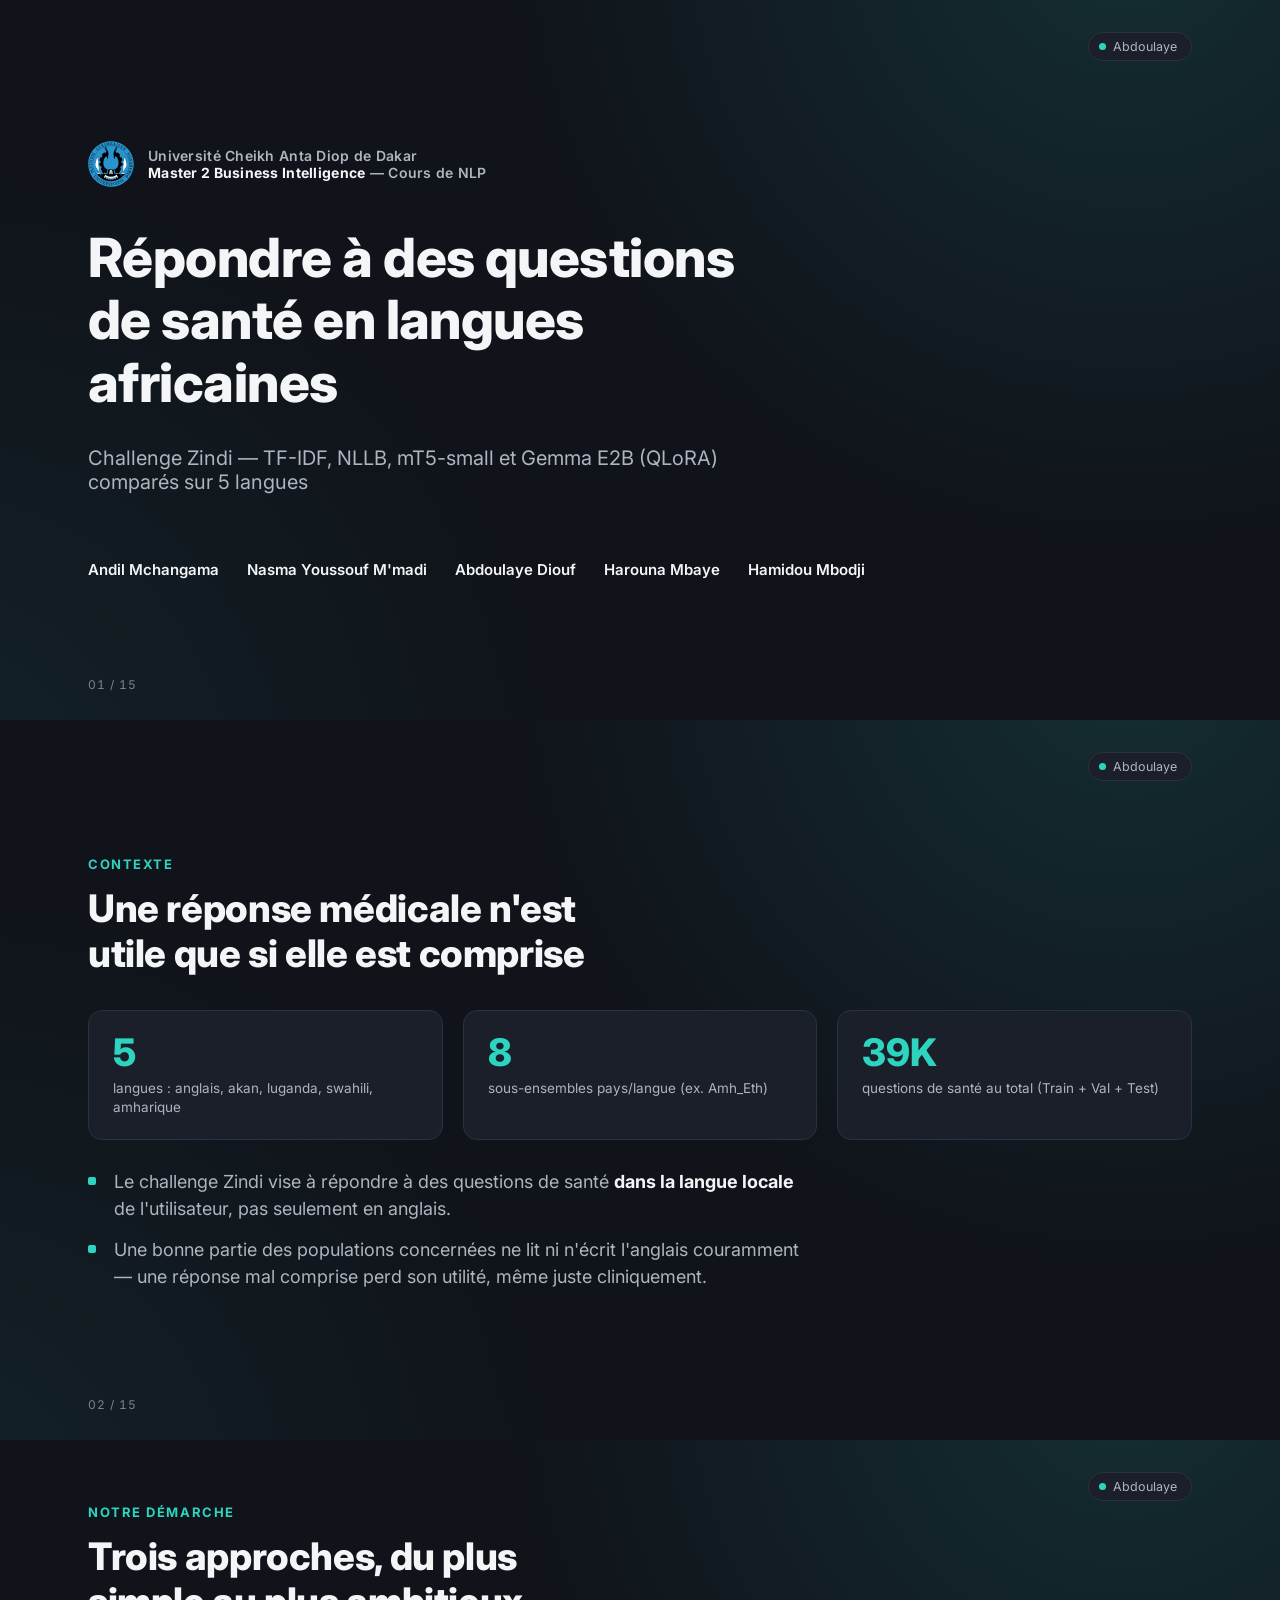
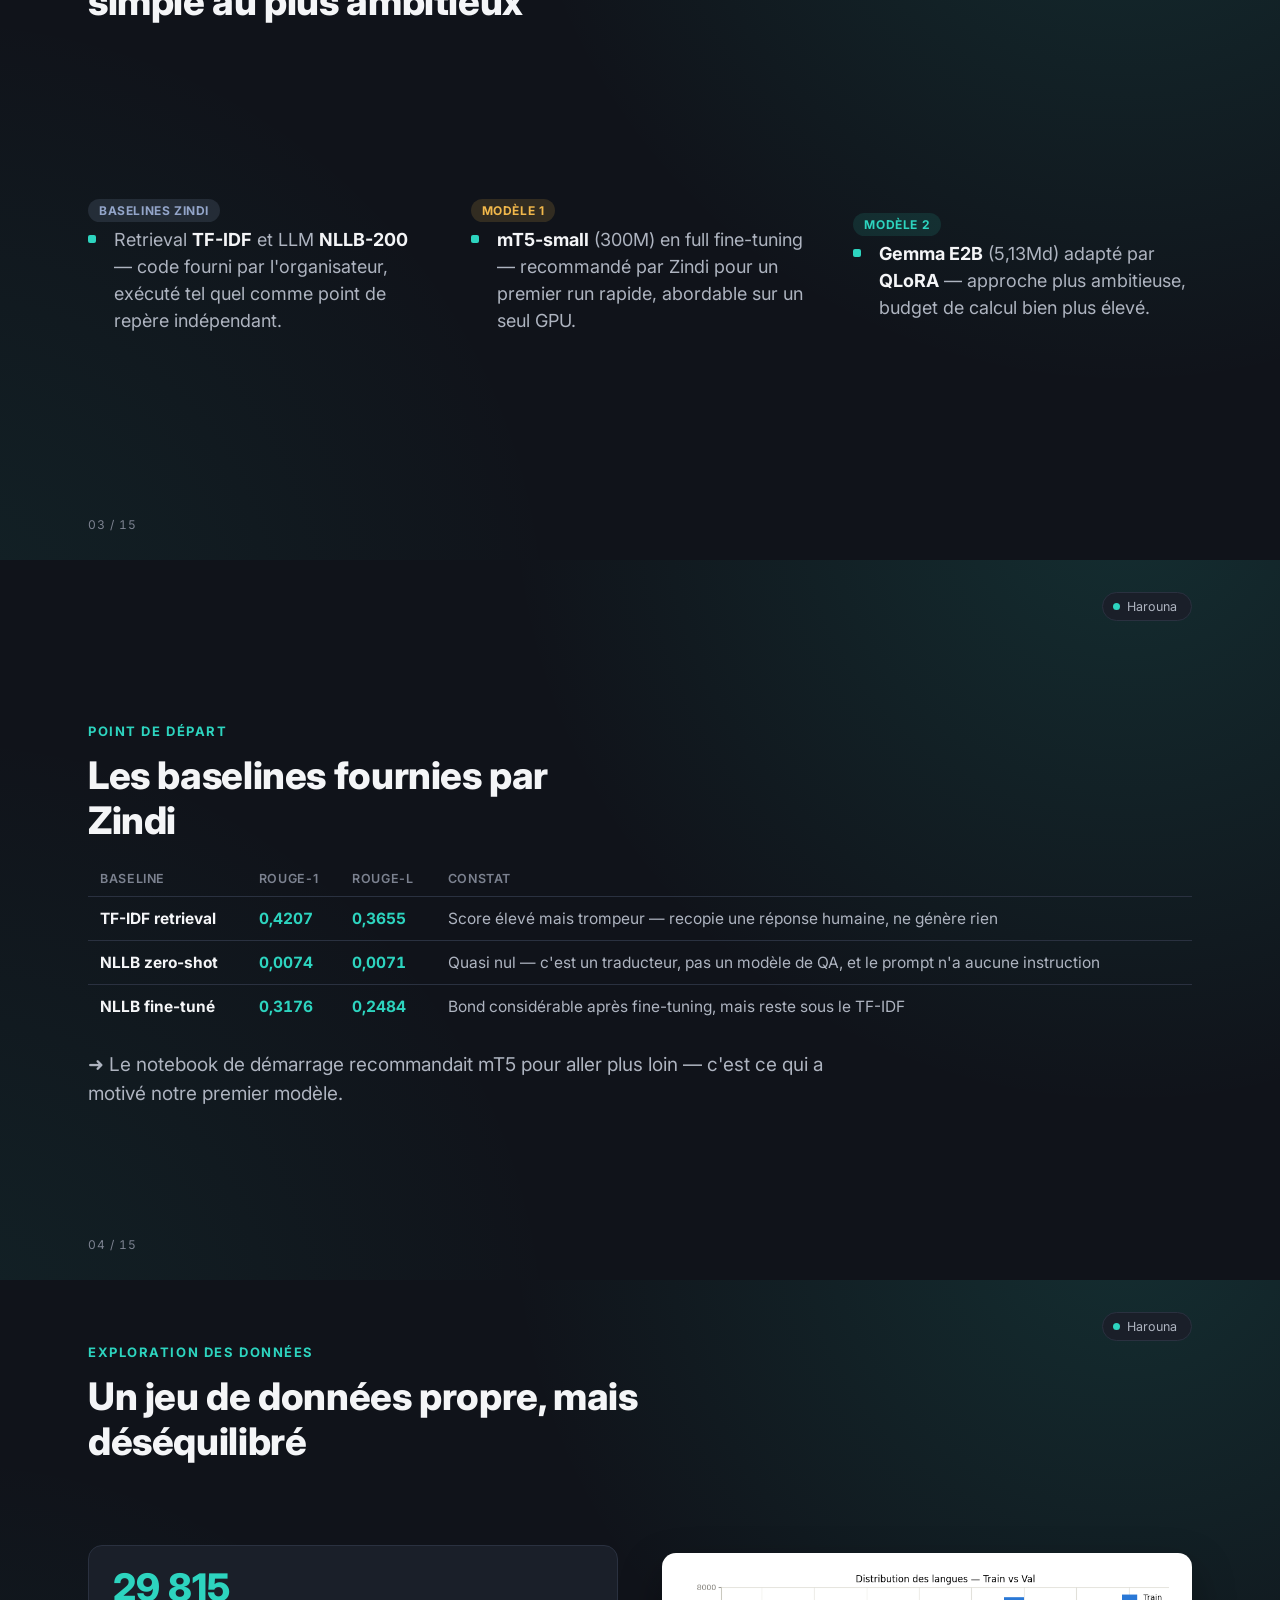
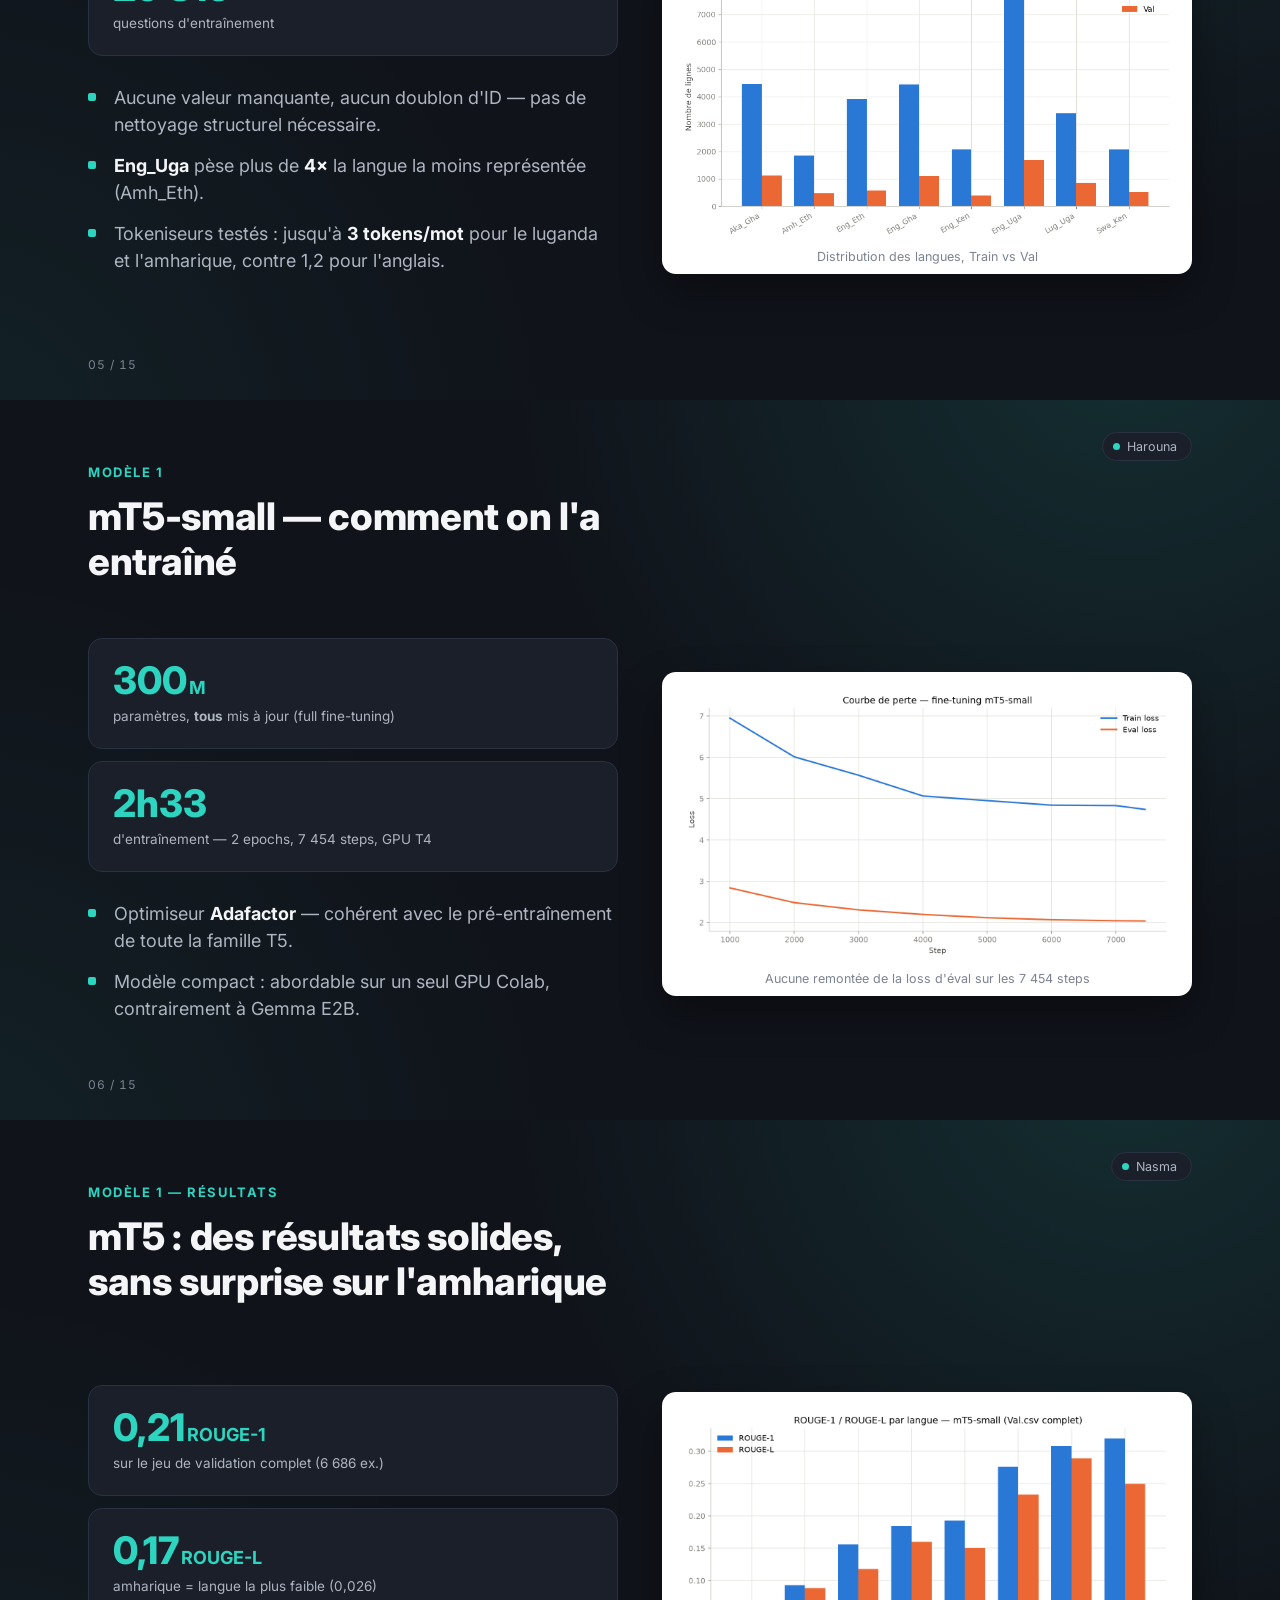
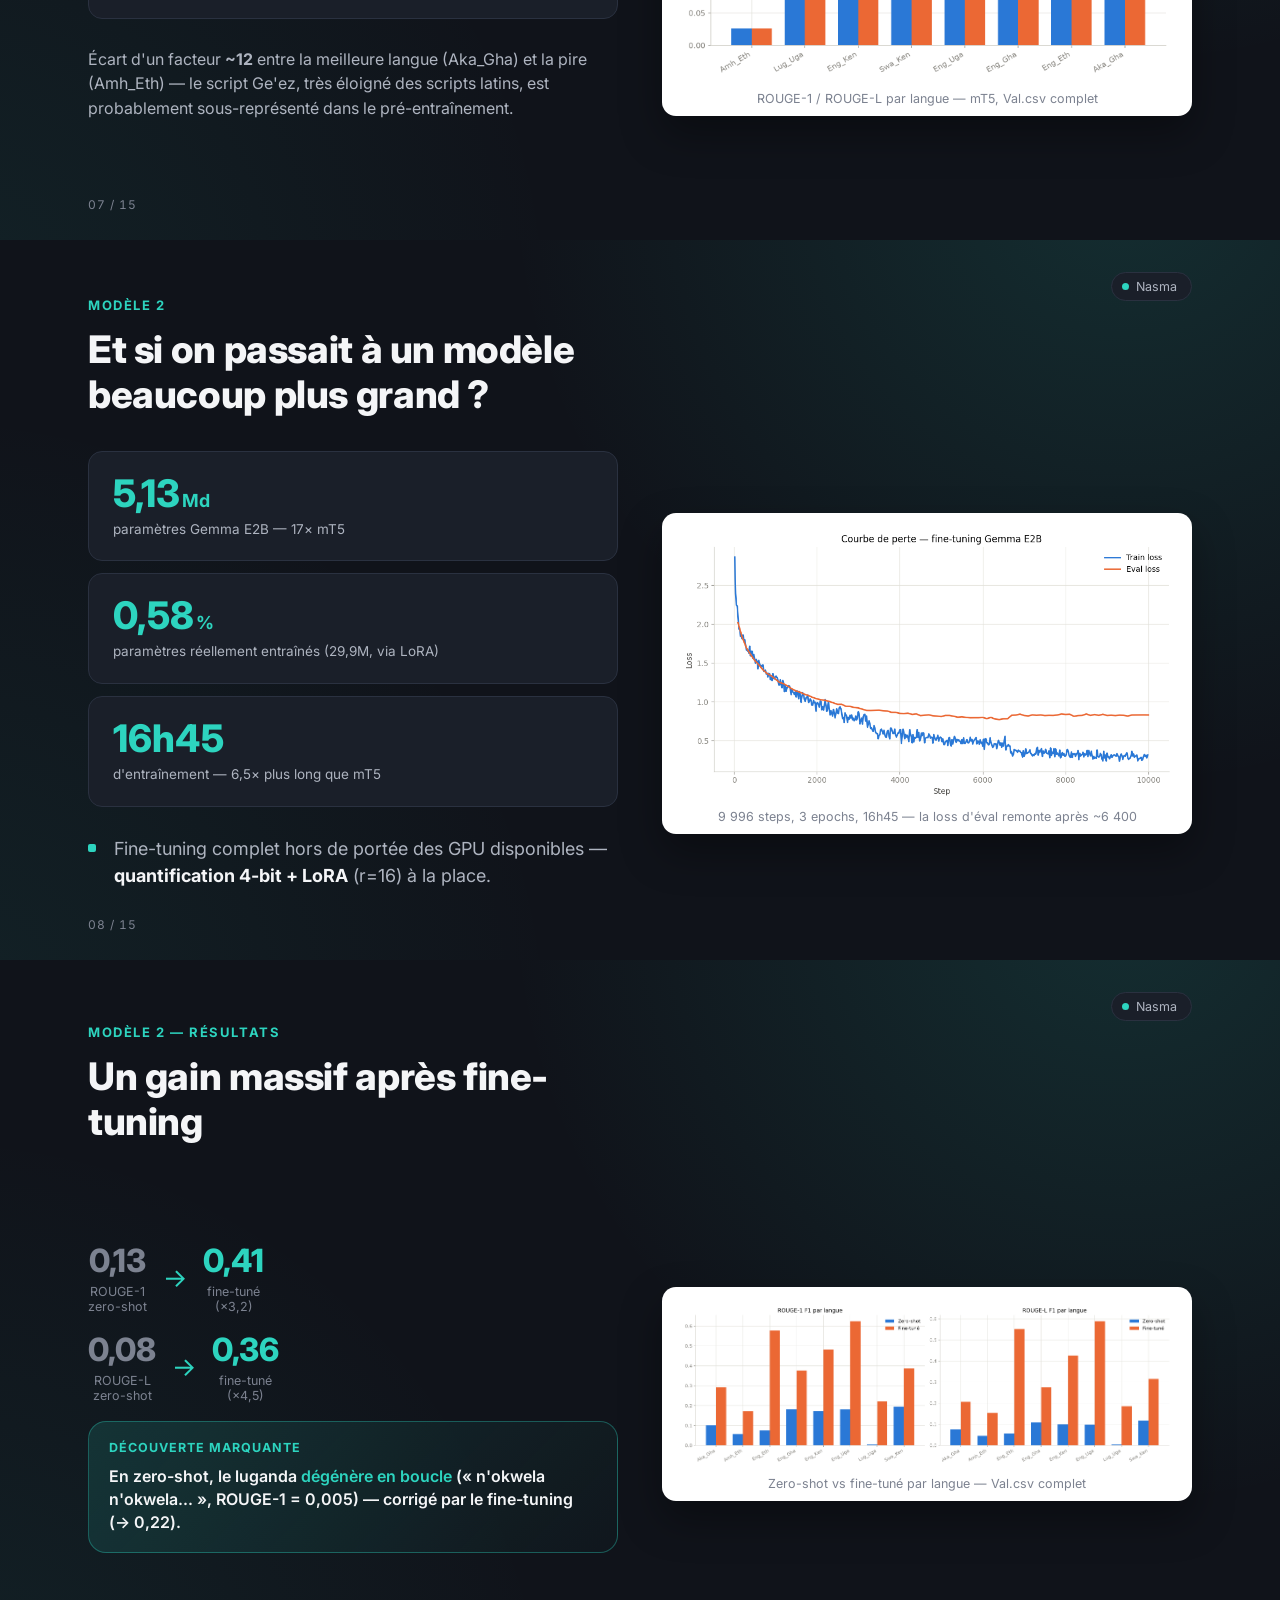
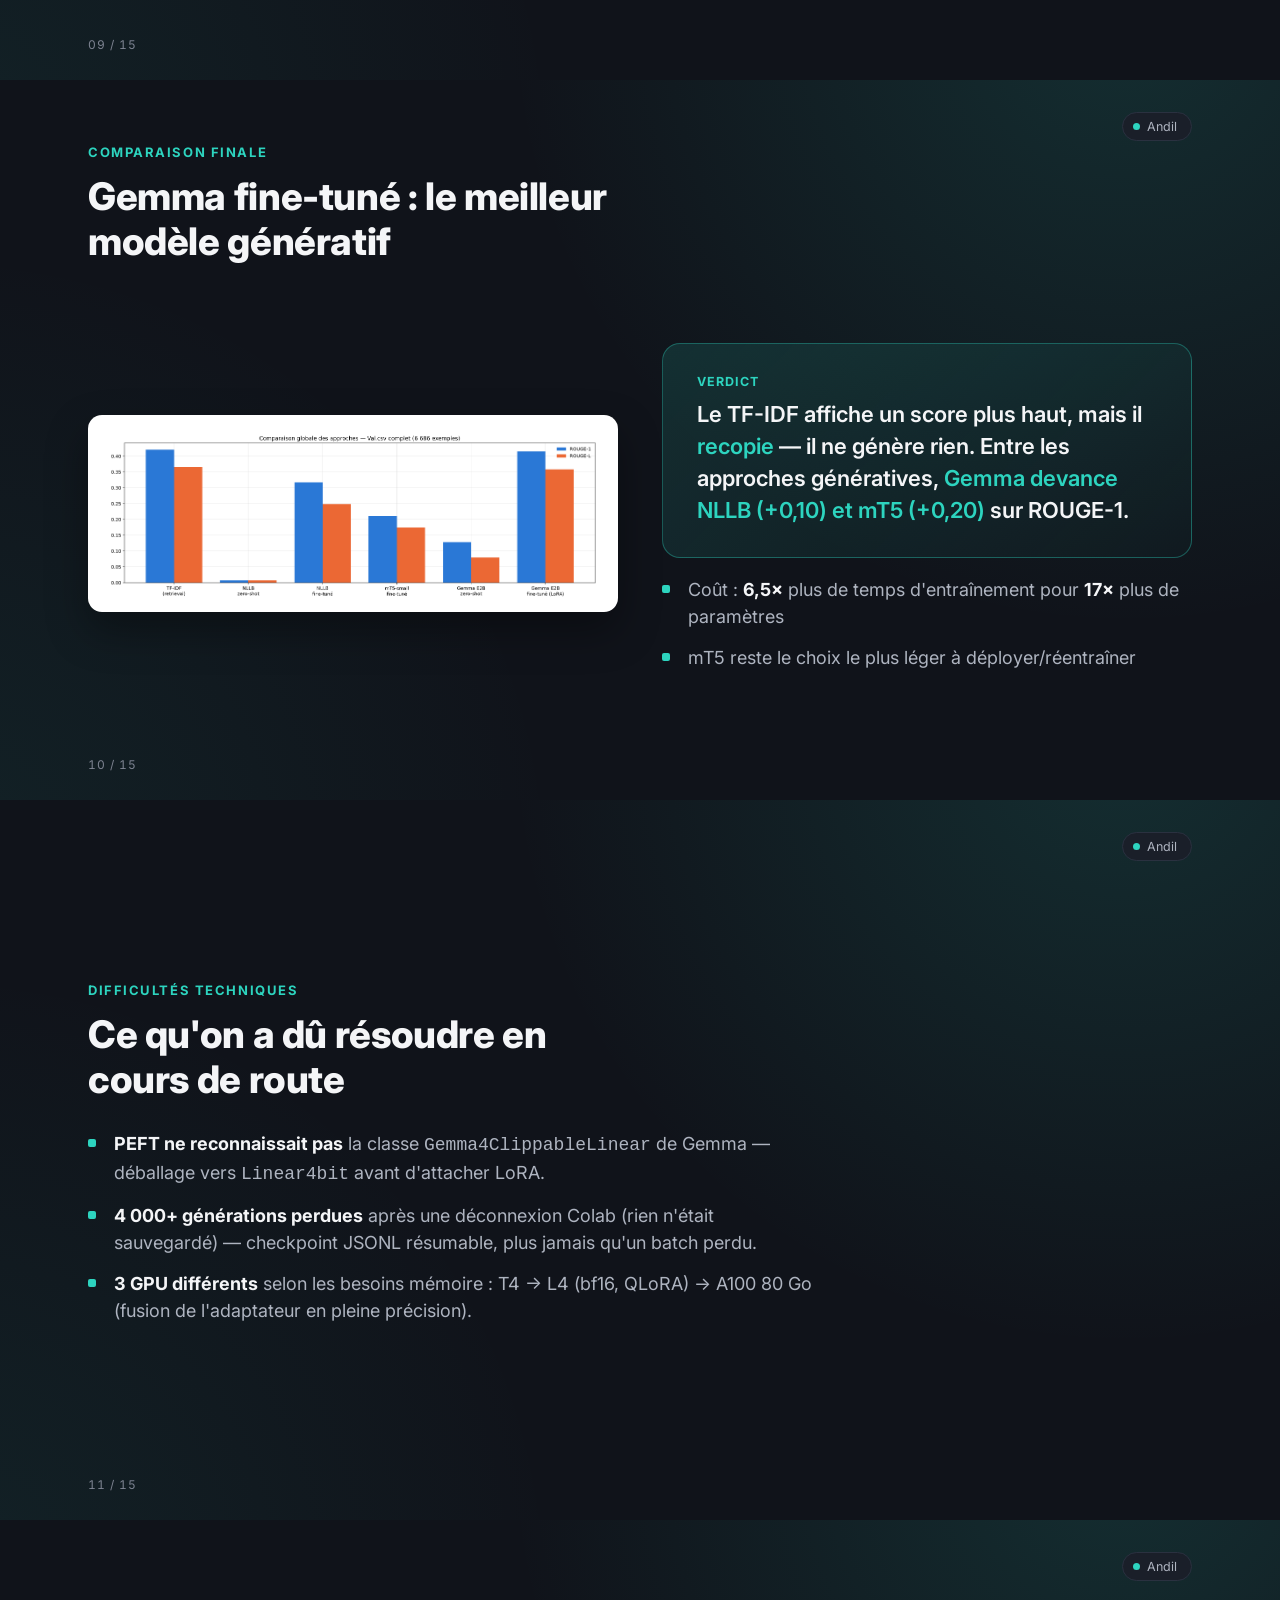
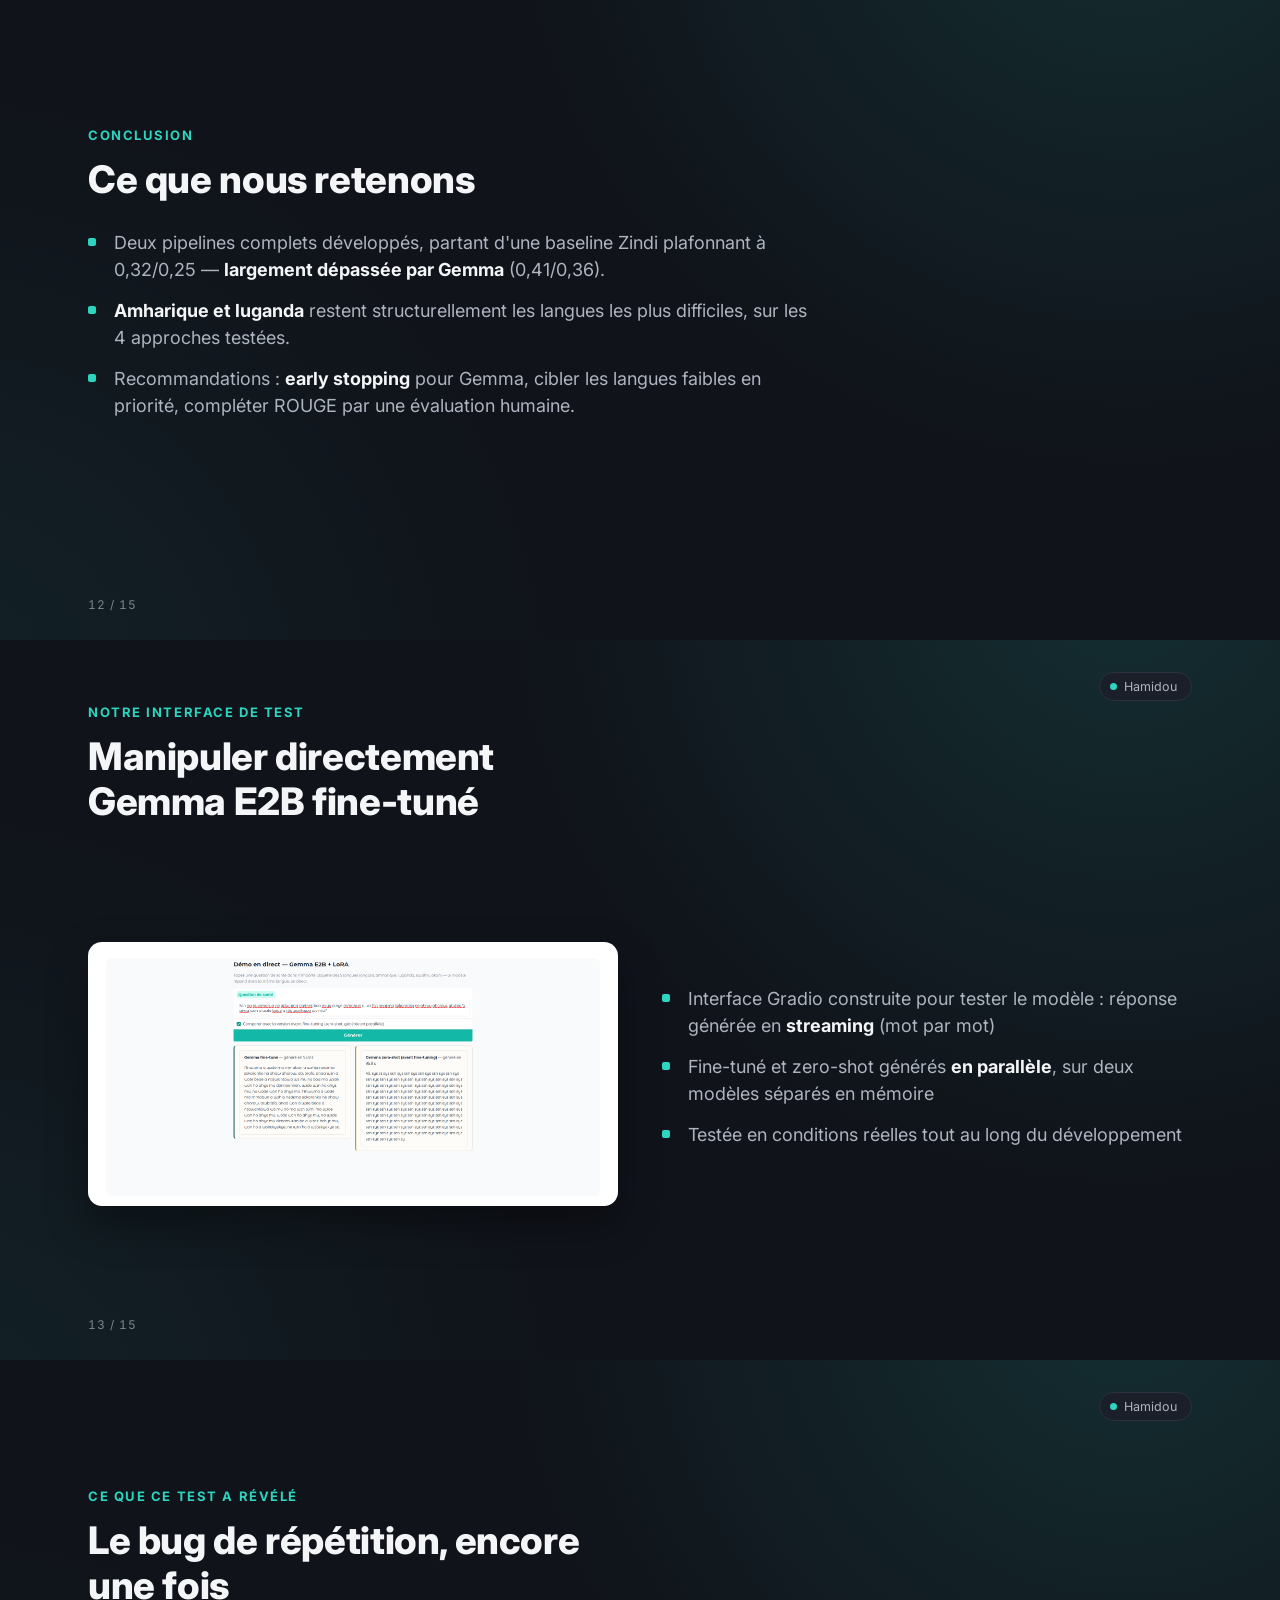
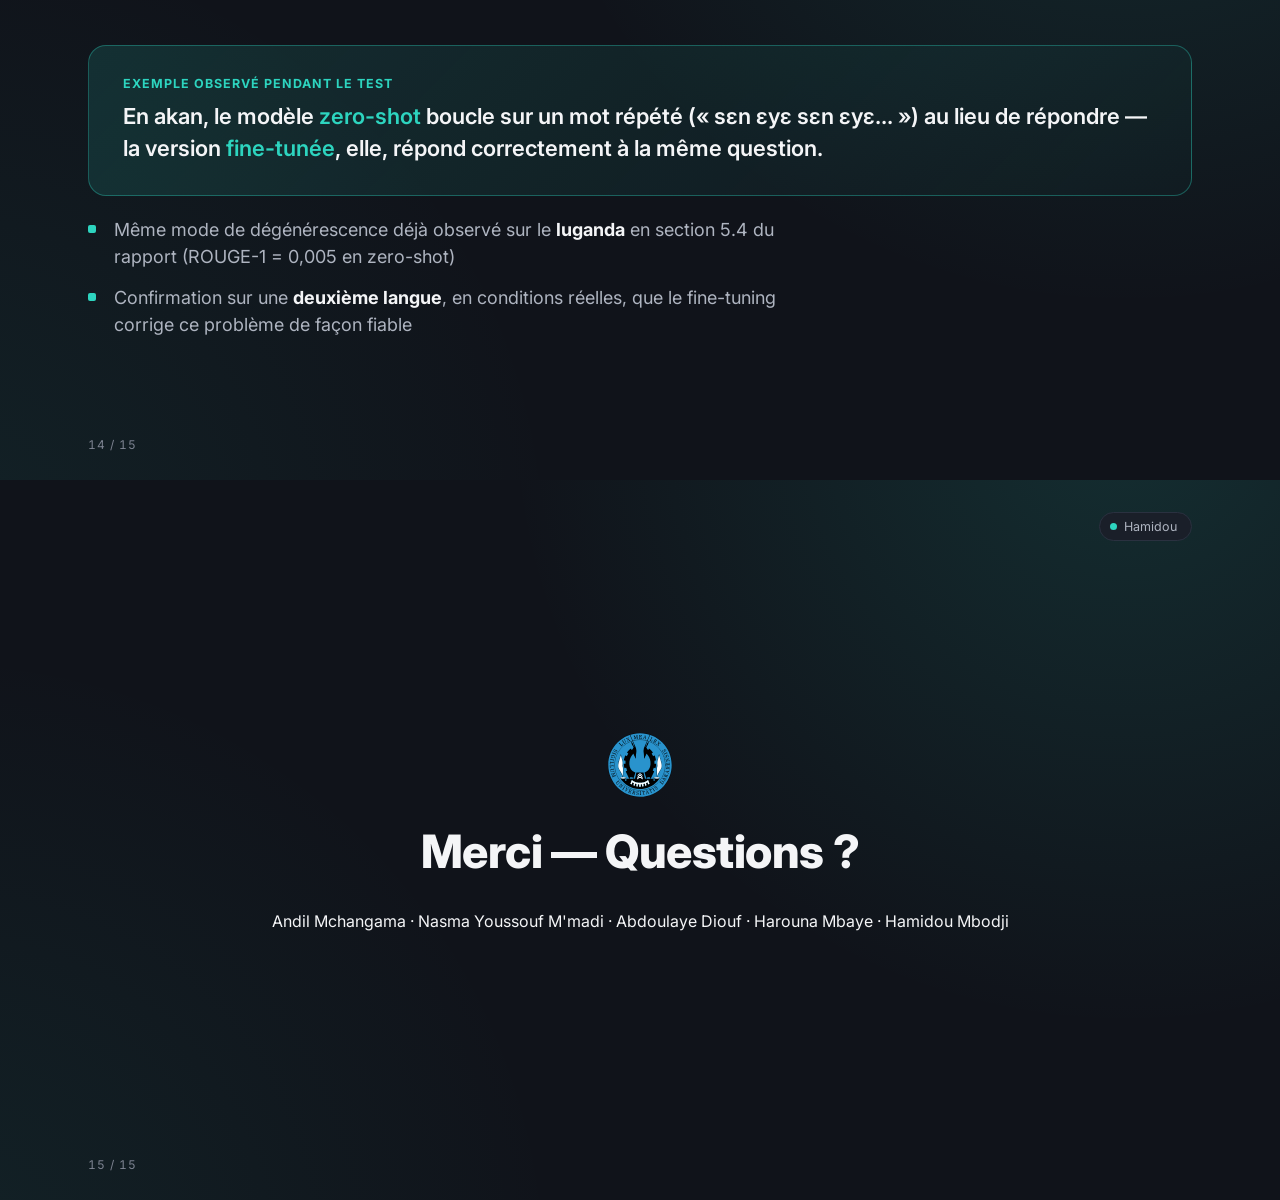
<file: presentation/index.html>
<!doctype html>
<html lang="fr">
<head>
<meta charset="utf-8">
<meta name="viewport" content="width=device-width, initial-scale=1">
<title>Présentation — QA santé multilingue</title>
<link rel="stylesheet" href="assets/css/slides.css">
</head>
<body>

<!-- BLOC 1 — ABDOULAYE (~3 min) : slides 1-3 -->

<!-- 1 — TITRE -->
<section class="slide title-slide">
  <div class="presenter-tag"><span class="dot"></span>Abdoulaye</div>
  <div class="logo-row">
    <img src="assets/img/ucad_logo.svg" alt="UCAD">
    <span class="uni">Université Cheikh Anta Diop de Dakar<br><b>Master 2 Business Intelligence</b> — Cours de NLP</span>
  </div>
  <h1>Répondre à des questions de santé en langues africaines</h1>
  <p class="subtitle">Challenge Zindi — TF-IDF, NLLB, mT5-small et Gemma E2B (QLoRA) comparés sur 5 langues</p>
  <div class="team-row">
    <span><b>Andil Mchangama</b></span>
    <span><b>Nasma Youssouf M'madi</b></span>
    <span><b>Abdoulaye Diouf</b></span>
    <span><b>Harouna Mbaye</b></span>
    <span><b>Hamidou Mbodji</b></span>
  </div>
</section>

<!-- 2 — CONTEXTE -->
<section class="slide">
  <div class="presenter-tag"><span class="dot"></span>Abdoulaye</div>
  <div class="eyebrow">Contexte</div>
  <h2 class="slide-title">Une réponse médicale n'est utile que si elle est comprise</h2>
  <div class="stat-row">
    <div class="stat-block"><div class="num">5</div><div class="lbl">langues : anglais, akan, luganda, swahili, amharique</div></div>
    <div class="stat-block"><div class="num">8</div><div class="lbl">sous-ensembles pays/langue (ex. Amh_Eth)</div></div>
    <div class="stat-block"><div class="num">39K</div><div class="lbl">questions de santé au total (Train + Val + Test)</div></div>
  </div>
  <ul class="bullets">
    <li>Le challenge Zindi vise à répondre à des questions de santé <b>dans la langue locale</b> de l'utilisateur, pas seulement en anglais.</li>
    <li>Une bonne partie des populations concernées ne lit ni n'écrit l'anglais couramment — une réponse mal comprise perd son utilité, même juste cliniquement.</li>
  </ul>
</section>

<!-- 3 — DEMARCHE -->
<section class="slide">
  <div class="presenter-tag"><span class="dot"></span>Abdoulaye</div>
  <div class="eyebrow">Notre démarche</div>
  <h2 class="slide-title">Trois approches, du plus simple au plus ambitieux</h2>
  <div class="cols">
    <div class="col">
      <span class="pill tfidf">Baselines Zindi</span>
      <ul class="bullets">
        <li>Retrieval <b>TF-IDF</b> et LLM <b>NLLB-200</b> — code fourni par l'organisateur, exécuté tel quel comme point de repère indépendant.</li>
      </ul>
    </div>
    <div class="col">
      <span class="pill mt5">Modèle 1</span>
      <ul class="bullets">
        <li><b>mT5-small</b> (300M) en full fine-tuning — recommandé par Zindi pour un premier run rapide, abordable sur un seul GPU.</li>
      </ul>
    </div>
    <div class="col">
      <span class="pill gemma">Modèle 2</span>
      <ul class="bullets">
        <li><b>Gemma E2B</b> (5,13Md) adapté par <b>QLoRA</b> — approche plus ambitieuse, budget de calcul bien plus élevé.</li>
      </ul>
    </div>
  </div>
</section>

<!-- BLOC 2 — HAROUNA (~3 min) : slides 4-6 -->

<!-- 4 — BASELINES ZINDI -->
<section class="slide">
  <div class="presenter-tag"><span class="dot"></span>Harouna</div>
  <div class="eyebrow">Point de départ</div>
  <h2 class="slide-title">Les baselines fournies par Zindi</h2>
  <table class="cmp">
    <tr><th>Baseline</th><th>ROUGE-1</th><th>ROUGE-L</th><th>Constat</th></tr>
    <tr><td class="name">TF-IDF retrieval</td><td class="metric">0,4207</td><td class="metric">0,3655</td><td>Score élevé mais trompeur — recopie une réponse humaine, ne génère rien</td></tr>
    <tr><td class="name">NLLB zero-shot</td><td class="metric">0,0074</td><td class="metric">0,0071</td><td>Quasi nul — c'est un traducteur, pas un modèle de QA, et le prompt n'a aucune instruction</td></tr>
    <tr><td class="name">NLLB fine-tuné</td><td class="metric">0,3176</td><td class="metric">0,2484</td><td>Bond considérable après fine-tuning, mais reste sous le TF-IDF</td></tr>
  </table>
  <p class="lede" style="margin-top:22px;">➜ Le notebook de démarrage recommandait mT5 pour aller plus loin — c'est ce qui a motivé notre premier modèle.</p>
</section>

<!-- 5 — DONNEES -->
<section class="slide">
  <div class="presenter-tag"><span class="dot"></span>Harouna</div>
  <div class="eyebrow">Exploration des données</div>
  <h2 class="slide-title">Un jeu de données propre, mais déséquilibré</h2>
  <div class="cols">
    <div class="col">
      <div class="stat-row" style="flex-direction:column;">
        <div class="stat-block"><div class="num">29 815</div><div class="lbl">questions d'entraînement</div></div>
      </div>
      <ul class="bullets" style="margin-top:14px;">
        <li>Aucune valeur manquante, aucun doublon d'ID — pas de nettoyage structurel nécessaire.</li>
        <li><b>Eng_Uga</b> pèse plus de <b>4×</b> la langue la moins représentée (Amh_Eth).</li>
        <li>Tokeniseurs testés : jusqu'à <b>3 tokens/mot</b> pour le luganda et l'amharique, contre 1,2 pour l'anglais.</li>
      </ul>
    </div>
    <div class="col">
      <div class="card">
        <img src="assets/img/distribution_langues.png" alt="Distribution des langues">
        <div class="card-cap">Distribution des langues, Train vs Val</div>
      </div>
    </div>
  </div>
</section>

<!-- 6 — mT5 APPROCHE -->
<section class="slide">
  <div class="presenter-tag"><span class="dot"></span>Harouna</div>
  <div class="eyebrow">Modèle 1</div>
  <h2 class="slide-title">mT5-small — comment on l'a entraîné</h2>
  <div class="cols">
    <div class="col">
      <div class="stat-row" style="flex-direction:column; gap:12px;">
        <div class="stat-block"><div class="num">300<small>M</small></div><div class="lbl">paramètres, <b>tous</b> mis à jour (full fine-tuning)</div></div>
        <div class="stat-block"><div class="num">2h33</div><div class="lbl">d'entraînement — 2 epochs, 7 454 steps, GPU T4</div></div>
      </div>
      <ul class="bullets" style="margin-top:14px;">
        <li>Optimiseur <b>Adafactor</b> — cohérent avec le pré-entraînement de toute la famille T5.</li>
        <li>Modèle compact : abordable sur un seul GPU Colab, contrairement à Gemma E2B.</li>
      </ul>
    </div>
    <div class="col">
      <div class="card">
        <img src="assets/img/courbe_perte_mt5.png" alt="Courbe de perte mT5">
        <div class="card-cap">Aucune remontée de la loss d'éval sur les 7 454 steps</div>
      </div>
    </div>
  </div>
</section>

<!-- BLOC 3 — NASMA (~3 min) : slides 7-9 -->

<!-- 7 — mT5 RESULTATS -->
<section class="slide">
  <div class="presenter-tag"><span class="dot"></span>Nasma</div>
  <div class="eyebrow">Modèle 1 — résultats</div>
  <h2 class="slide-title">mT5 : des résultats solides, sans surprise sur l'amharique</h2>
  <div class="cols">
    <div class="col">
      <div class="stat-row" style="flex-direction:column; gap:12px;">
        <div class="stat-block"><div class="num">0,21<small>ROUGE-1</small></div><div class="lbl">sur le jeu de validation complet (6 686 ex.)</div></div>
        <div class="stat-block"><div class="num">0,17<small>ROUGE-L</small></div><div class="lbl">amharique = langue la plus faible (0,026)</div></div>
      </div>
      <p class="lede" style="margin-top:16px; font-size:16px;">Écart d'un facteur <b>~12</b> entre la meilleure langue (Aka_Gha) et la pire (Amh_Eth) — le script Ge'ez, très éloigné des scripts latins, est probablement sous-représenté dans le pré-entraînement.</p>
    </div>
    <div class="col">
      <div class="card">
        <img src="assets/img/rouge_par_langue_mt5.png" alt="ROUGE par langue mT5">
        <div class="card-cap">ROUGE-1 / ROUGE-L par langue — mT5, Val.csv complet</div>
      </div>
    </div>
  </div>
</section>

<!-- 8 — GEMMA QLoRA -->
<section class="slide">
  <div class="presenter-tag"><span class="dot"></span>Nasma</div>
  <div class="eyebrow">Modèle 2</div>
  <h2 class="slide-title">Et si on passait à un modèle beaucoup plus grand ?</h2>
  <div class="cols">
    <div class="col">
      <div class="stat-row" style="flex-direction:column; gap:12px;">
        <div class="stat-block"><div class="num">5,13<small>Md</small></div><div class="lbl">paramètres Gemma E2B — 17× mT5</div></div>
        <div class="stat-block"><div class="num">0,58<small>%</small></div><div class="lbl">paramètres réellement entraînés (29,9M, via LoRA)</div></div>
        <div class="stat-block"><div class="num">16h45</div><div class="lbl">d'entraînement — 6,5× plus long que mT5</div></div>
      </div>
      <ul class="bullets" style="margin-top:14px;">
        <li>Fine-tuning complet hors de portée des GPU disponibles — <b>quantification 4-bit + LoRA</b> (r=16) à la place.</li>
      </ul>
    </div>
    <div class="col">
      <div class="card">
        <img src="assets/img/courbe_perte_gemma.png" alt="Courbe de perte Gemma">
        <div class="card-cap">9 996 steps, 3 epochs, 16h45 — la loss d'éval remonte après ~6 400</div>
      </div>
    </div>
  </div>
</section>

<!-- 9 — GEMMA RESULTATS -->
<section class="slide">
  <div class="presenter-tag"><span class="dot"></span>Nasma</div>
  <div class="eyebrow">Modèle 2 — résultats</div>
  <h2 class="slide-title">Un gain massif après fine-tuning</h2>
  <div class="cols">
    <div class="col">
      <div class="gain-row" style="flex-direction:column; align-items:flex-start; gap:16px; margin:6px 0 18px;">
        <div style="display:flex; align-items:center; gap:16px;">
          <div class="gain-box"><div class="gv before">0,13</div><div class="gl">ROUGE-1<br>zero-shot</div></div>
          <div class="gain-arrow">→</div>
          <div class="gain-box"><div class="gv after">0,41</div><div class="gl">fine-tuné<br>(×3,2)</div></div>
        </div>
        <div style="display:flex; align-items:center; gap:16px;">
          <div class="gain-box"><div class="gv before">0,08</div><div class="gl">ROUGE-L<br>zero-shot</div></div>
          <div class="gain-arrow">→</div>
          <div class="gain-box"><div class="gv after">0,36</div><div class="gl">fine-tuné<br>(×4,5)</div></div>
        </div>
      </div>
      <div class="verdict" style="margin-top:0; padding:18px 20px;">
        <div class="verdict-label">Découverte marquante</div>
        <p style="font-size:16px;">En zero-shot, le luganda <em>dégénère en boucle</em> (« n'okwela n'okwela... », ROUGE-1 = 0,005) — corrigé par le fine-tuning (→ 0,22).</p>
      </div>
    </div>
    <div class="col">
      <div class="card">
        <img src="assets/img/rouge_par_langue_gemma.png" alt="ROUGE par langue Gemma">
        <div class="card-cap">Zero-shot vs fine-tuné par langue — Val.csv complet</div>
      </div>
    </div>
  </div>
</section>

<!-- BLOC 4 — ANDIL (~3 min) : slides 10-12 -->

<!-- 10 — COMPARAISON / VERDICT -->
<section class="slide">
  <div class="presenter-tag"><span class="dot"></span>Andil</div>
  <div class="eyebrow">Comparaison finale</div>
  <h2 class="slide-title">Gemma fine-tuné : le meilleur modèle génératif</h2>
  <div class="cols">
    <div class="col">
      <div class="card">
        <img src="assets/img/comparaison_globale.png" alt="Comparaison globale">
      </div>
    </div>
    <div class="col">
      <div class="verdict" style="margin-top:0;">
        <div class="verdict-label">Verdict</div>
        <p>Le TF-IDF affiche un score plus haut, mais il <em>recopie</em> — il ne génère rien. Entre les approches génératives, <em>Gemma devance NLLB (+0,10) et mT5 (+0,20)</em> sur ROUGE-1.</p>
      </div>
      <ul class="bullets" style="margin-top:18px;">
        <li>Coût : <b>6,5×</b> plus de temps d'entraînement pour <b>17×</b> plus de paramètres</li>
        <li>mT5 reste le choix le plus léger à déployer/réentraîner</li>
      </ul>
    </div>
  </div>
</section>

<!-- 11 — DIFFICULTES -->
<section class="slide">
  <div class="presenter-tag"><span class="dot"></span>Andil</div>
  <div class="eyebrow">Difficultés techniques</div>
  <h2 class="slide-title">Ce qu'on a dû résoudre en cours de route</h2>
  <ul class="bullets">
    <li><b>PEFT ne reconnaissait pas</b> la classe <code>Gemma4ClippableLinear</code> de Gemma — déballage vers <code>Linear4bit</code> avant d'attacher LoRA.</li>
    <li><b>4 000+ générations perdues</b> après une déconnexion Colab (rien n'était sauvegardé) — checkpoint JSONL résumable, plus jamais qu'un batch perdu.</li>
    <li><b>3 GPU différents</b> selon les besoins mémoire : T4 → L4 (bf16, QLoRA) → A100 80 Go (fusion de l'adaptateur en pleine précision).</li>
  </ul>
</section>

<!-- 12 — CONCLUSION -->
<section class="slide">
  <div class="presenter-tag"><span class="dot"></span>Andil</div>
  <div class="eyebrow">Conclusion</div>
  <h2 class="slide-title">Ce que nous retenons</h2>
  <ul class="bullets">
    <li>Deux pipelines complets développés, partant d'une baseline Zindi plafonnant à 0,32/0,25 — <b>largement dépassée par Gemma</b> (0,41/0,36).</li>
    <li><b>Amharique et luganda</b> restent structurellement les langues les plus difficiles, sur les 4 approches testées.</li>
    <li>Recommandations : <b>early stopping</b> pour Gemma, cibler les langues faibles en priorité, compléter ROUGE par une évaluation humaine.</li>
  </ul>
</section>

<!-- BLOC 5 — HAMIDOU (~3 min) : slides 13-15 -->

<!-- 13 — INTERFACE DE TEST -->
<section class="slide">
  <div class="presenter-tag"><span class="dot"></span>Hamidou</div>
  <div class="eyebrow">Notre interface de test</div>
  <h2 class="slide-title">Manipuler directement Gemma E2B fine-tuné</h2>
  <div class="cols">
    <div class="col">
      <div class="card">
        <img src="assets/img/demo_gradio_screenshot.png" alt="Interface de test Gradio">
      </div>
    </div>
    <div class="col">
      <ul class="bullets">
        <li>Interface Gradio construite pour tester le modèle : réponse générée en <b>streaming</b> (mot par mot)</li>
        <li>Fine-tuné et zero-shot générés <b>en parallèle</b>, sur deux modèles séparés en mémoire</li>
        <li>Testée en conditions réelles tout au long du développement</li>
      </ul>
    </div>
  </div>
</section>

<!-- 14 — CE QUE CE TEST A REVELE -->
<section class="slide">
  <div class="presenter-tag"><span class="dot"></span>Hamidou</div>
  <div class="eyebrow">Ce que ce test a révélé</div>
  <h2 class="slide-title">Le bug de répétition, encore une fois</h2>
  <div class="verdict" style="margin-top:10px;">
    <div class="verdict-label">Exemple observé pendant le test</div>
    <p>En akan, le modèle <em>zero-shot</em> boucle sur un mot répété (« sɛn ɛyɛ sɛn ɛyɛ... ») au lieu de répondre — la version <em>fine-tunée</em>, elle, répond correctement à la même question.</p>
  </div>
  <ul class="bullets" style="margin-top:20px;">
    <li>Même mode de dégénérescence déjà observé sur le <b>luganda</b> en section 5.4 du rapport (ROUGE-1 = 0,005 en zero-shot)</li>
    <li>Confirmation sur une <b>deuxième langue</b>, en conditions réelles, que le fine-tuning corrige ce problème de façon fiable</li>
  </ul>
</section>

<!-- 15 — MERCI -->
<section class="slide closing">
  <div class="presenter-tag"><span class="dot"></span>Hamidou</div>
  <img src="assets/img/ucad_logo.svg" alt="UCAD" style="width:64px;height:64px;margin-bottom:28px;">
  <h1>Merci — Questions ?</h1>
  <p class="subtitle">Andil Mchangama · Nasma Youssouf M'madi · Abdoulaye Diouf · Harouna Mbaye · Hamidou Mbodji</p>
</section>

</body>
</html>
</file>
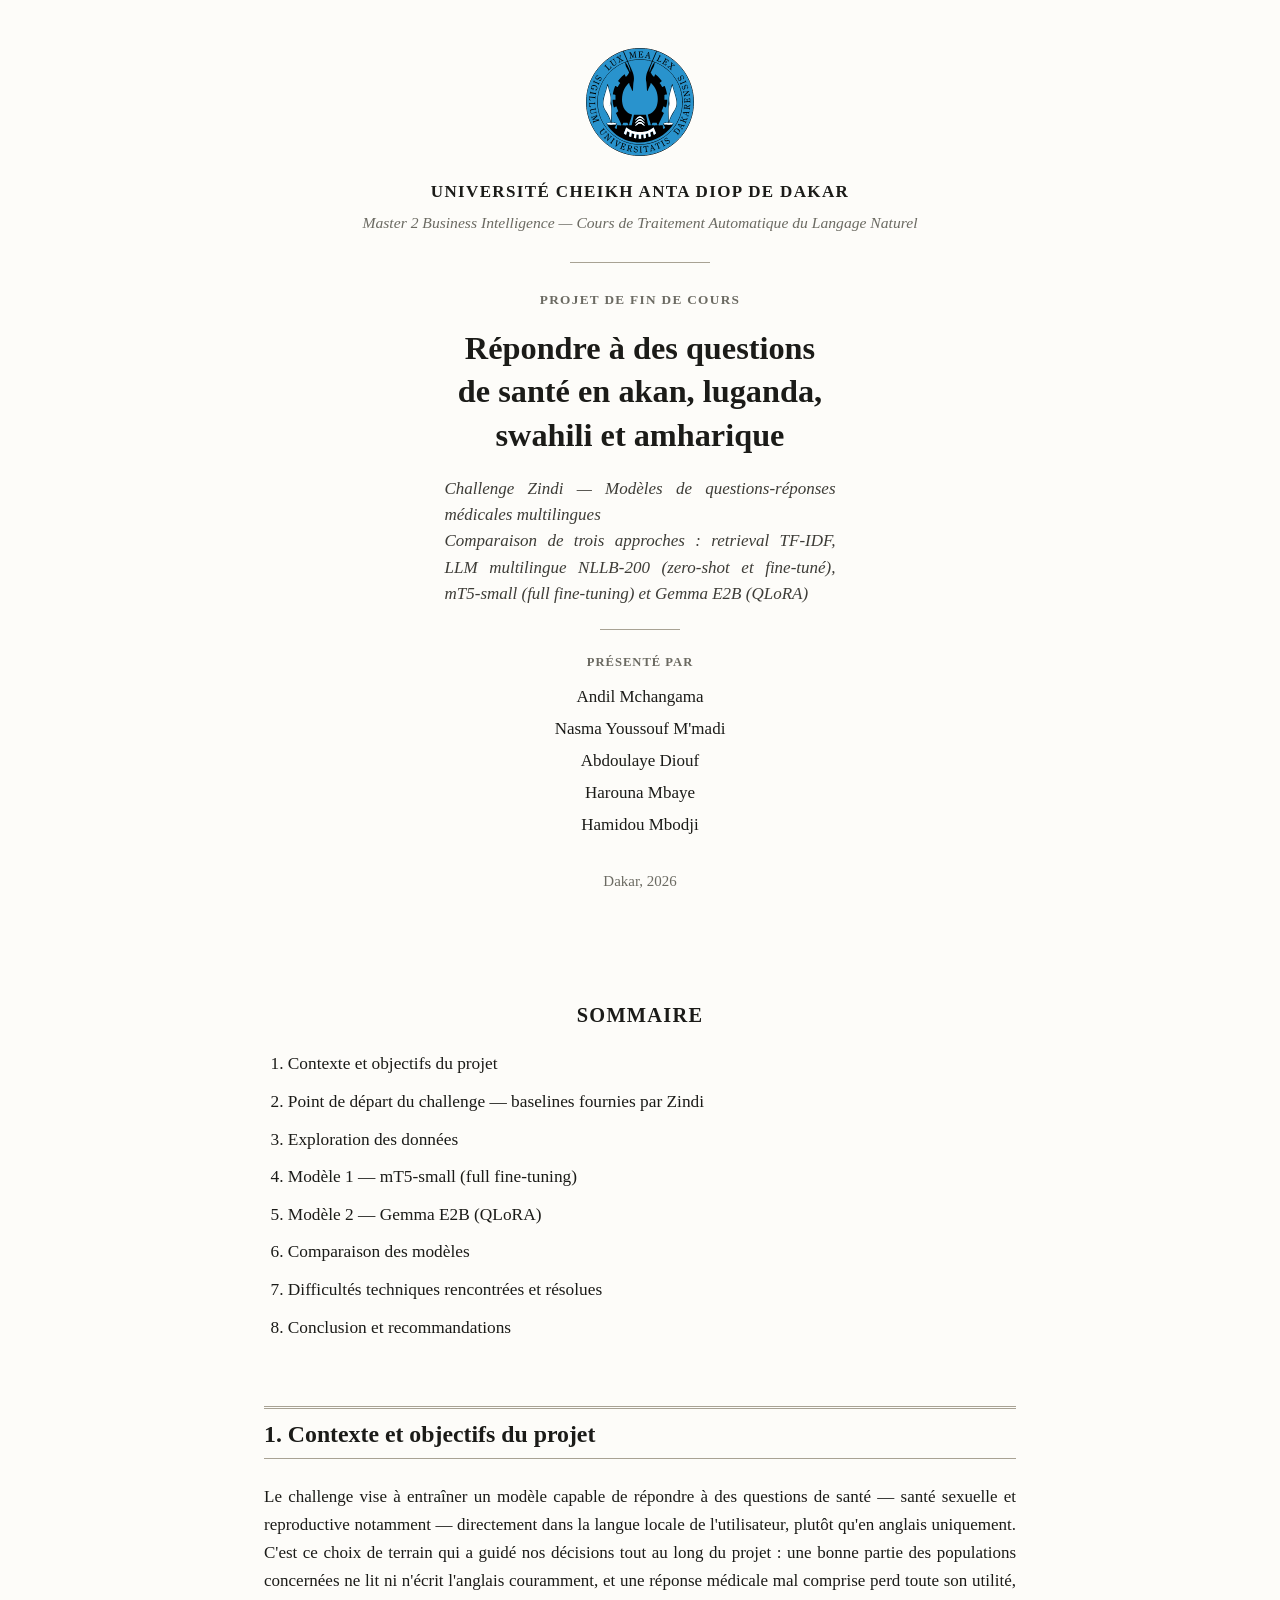
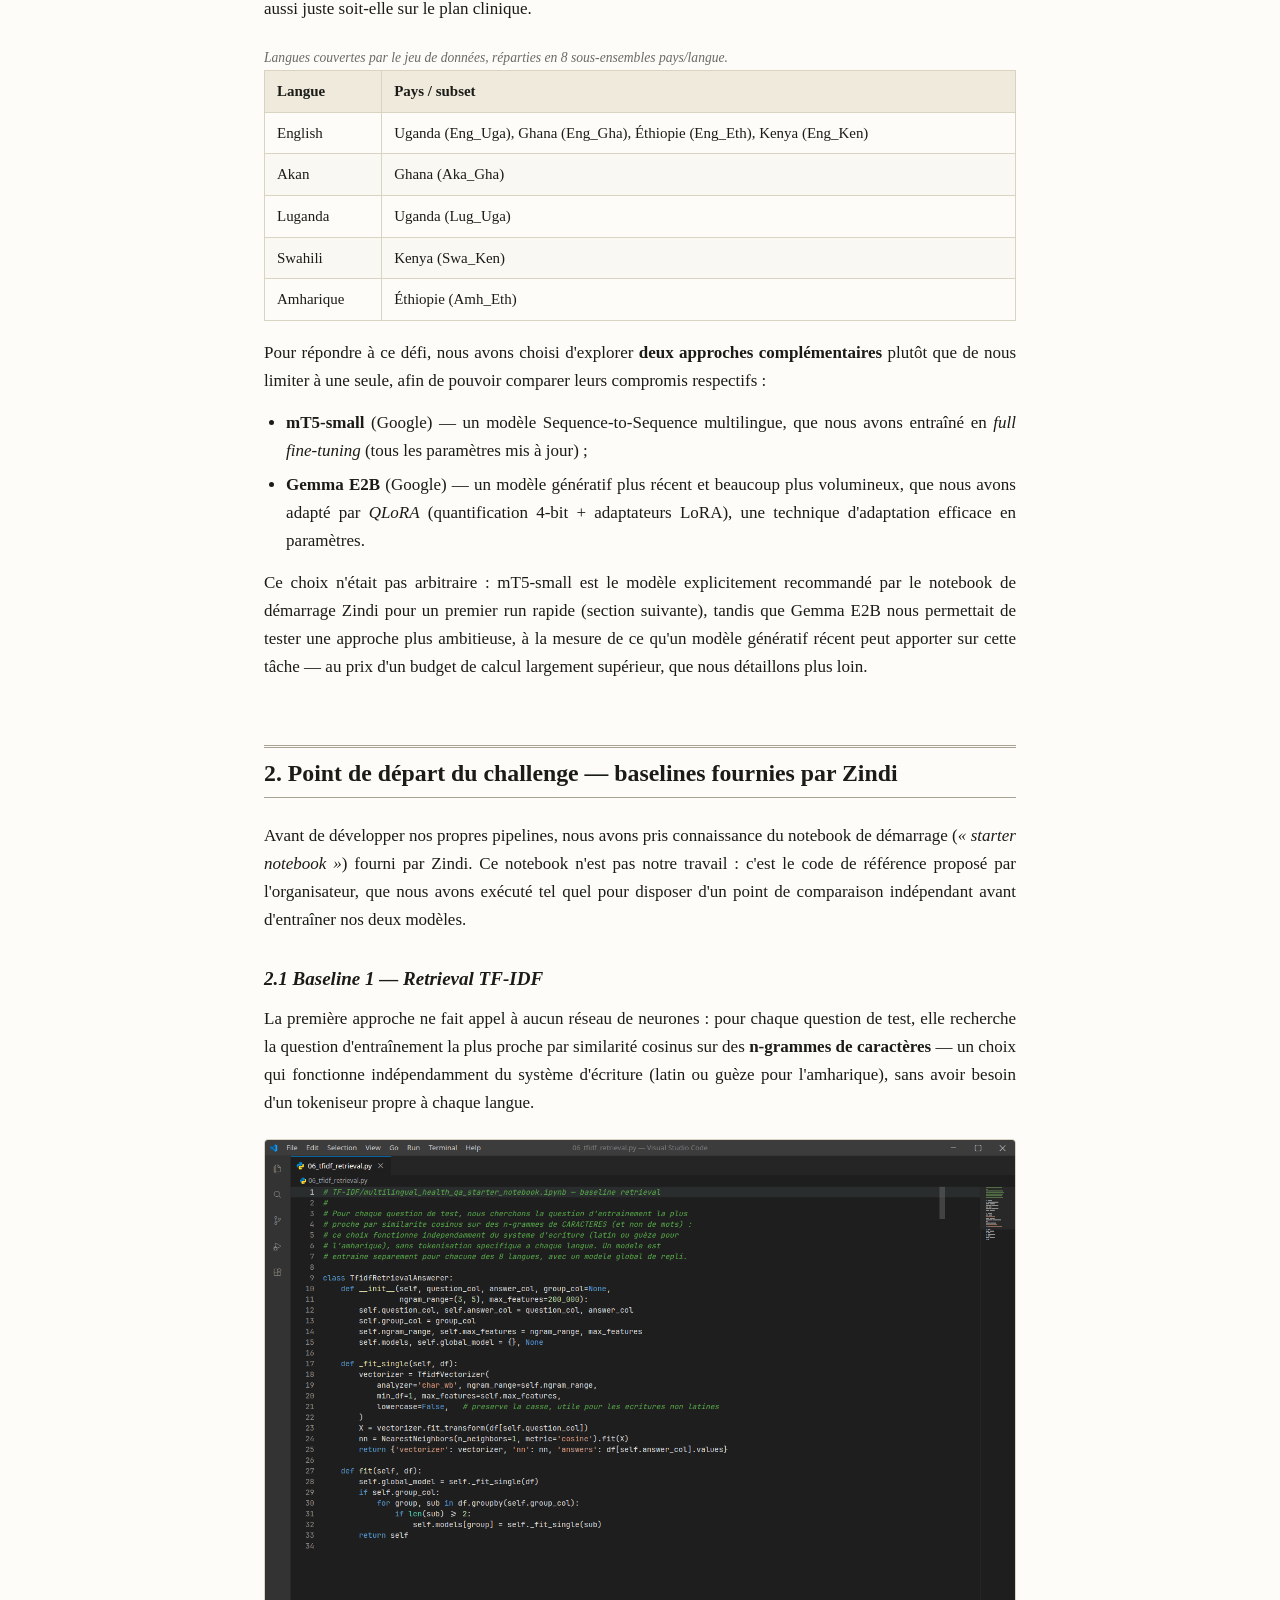
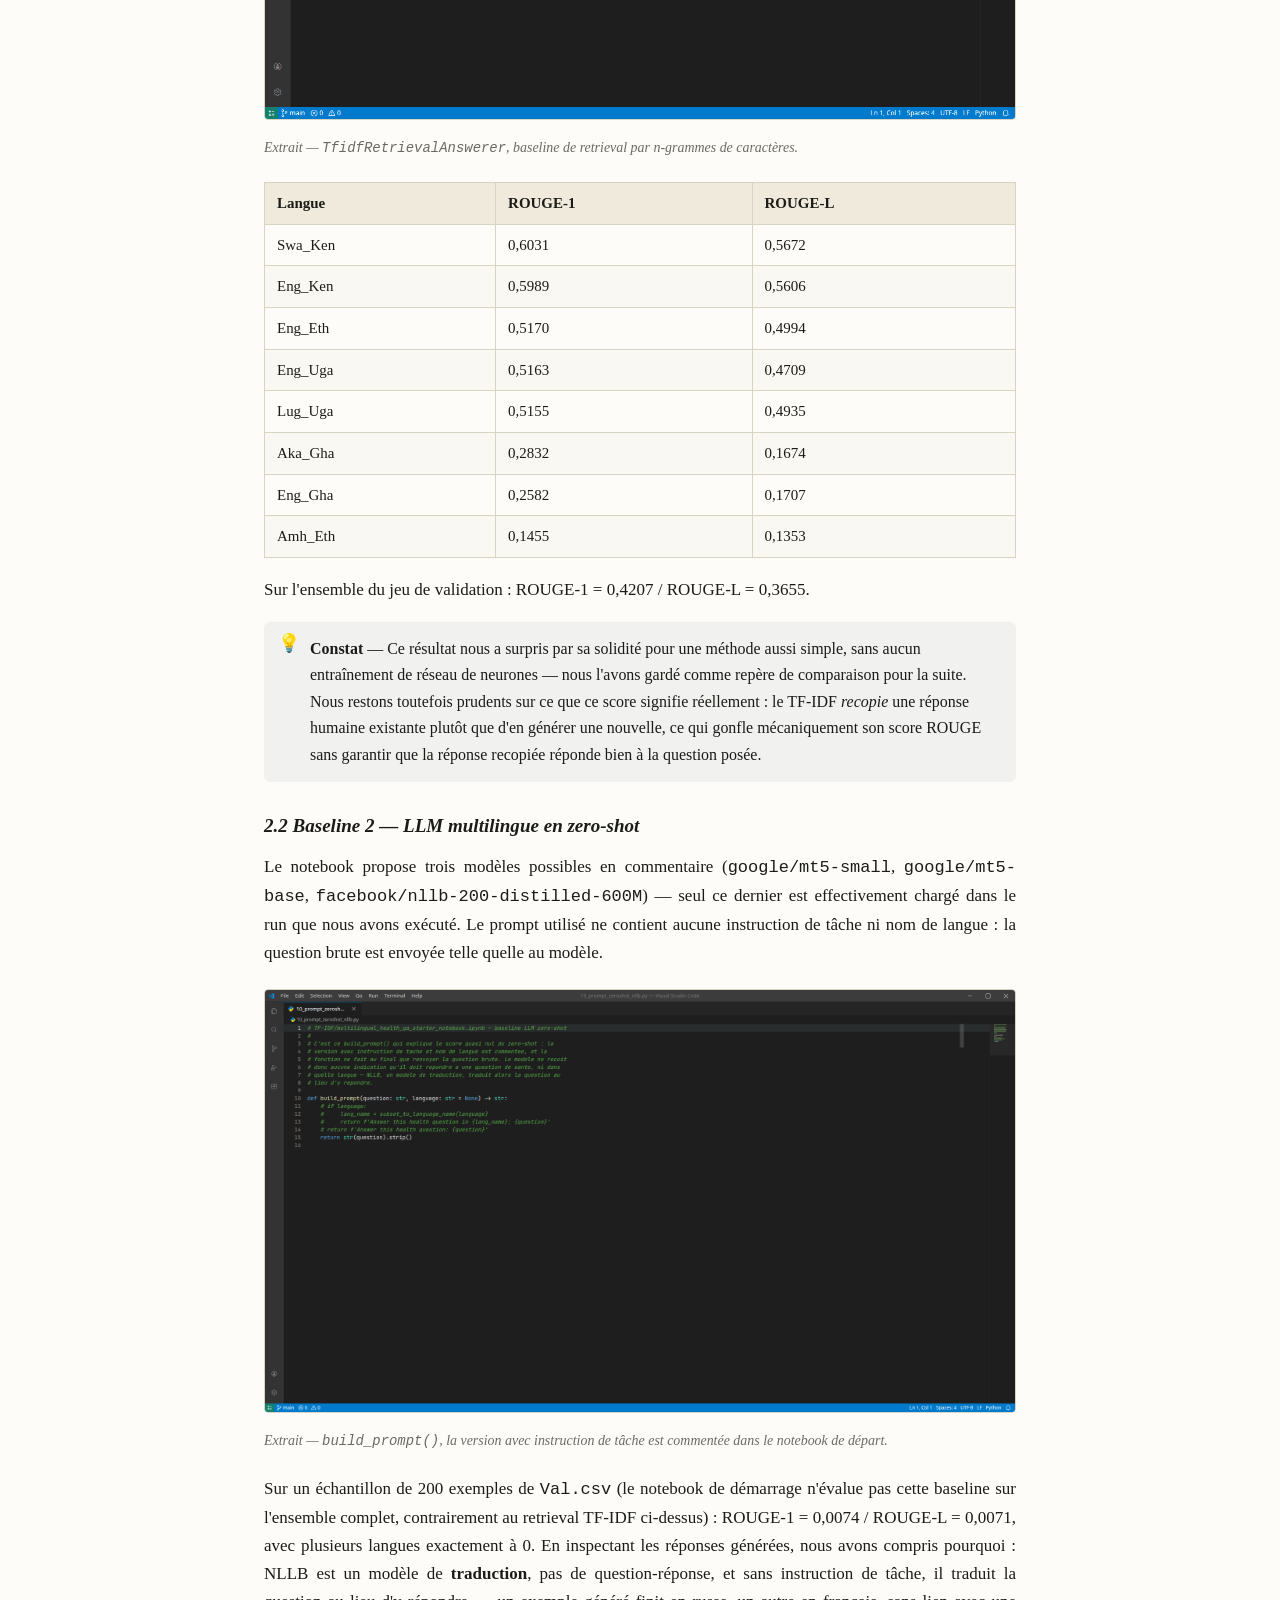
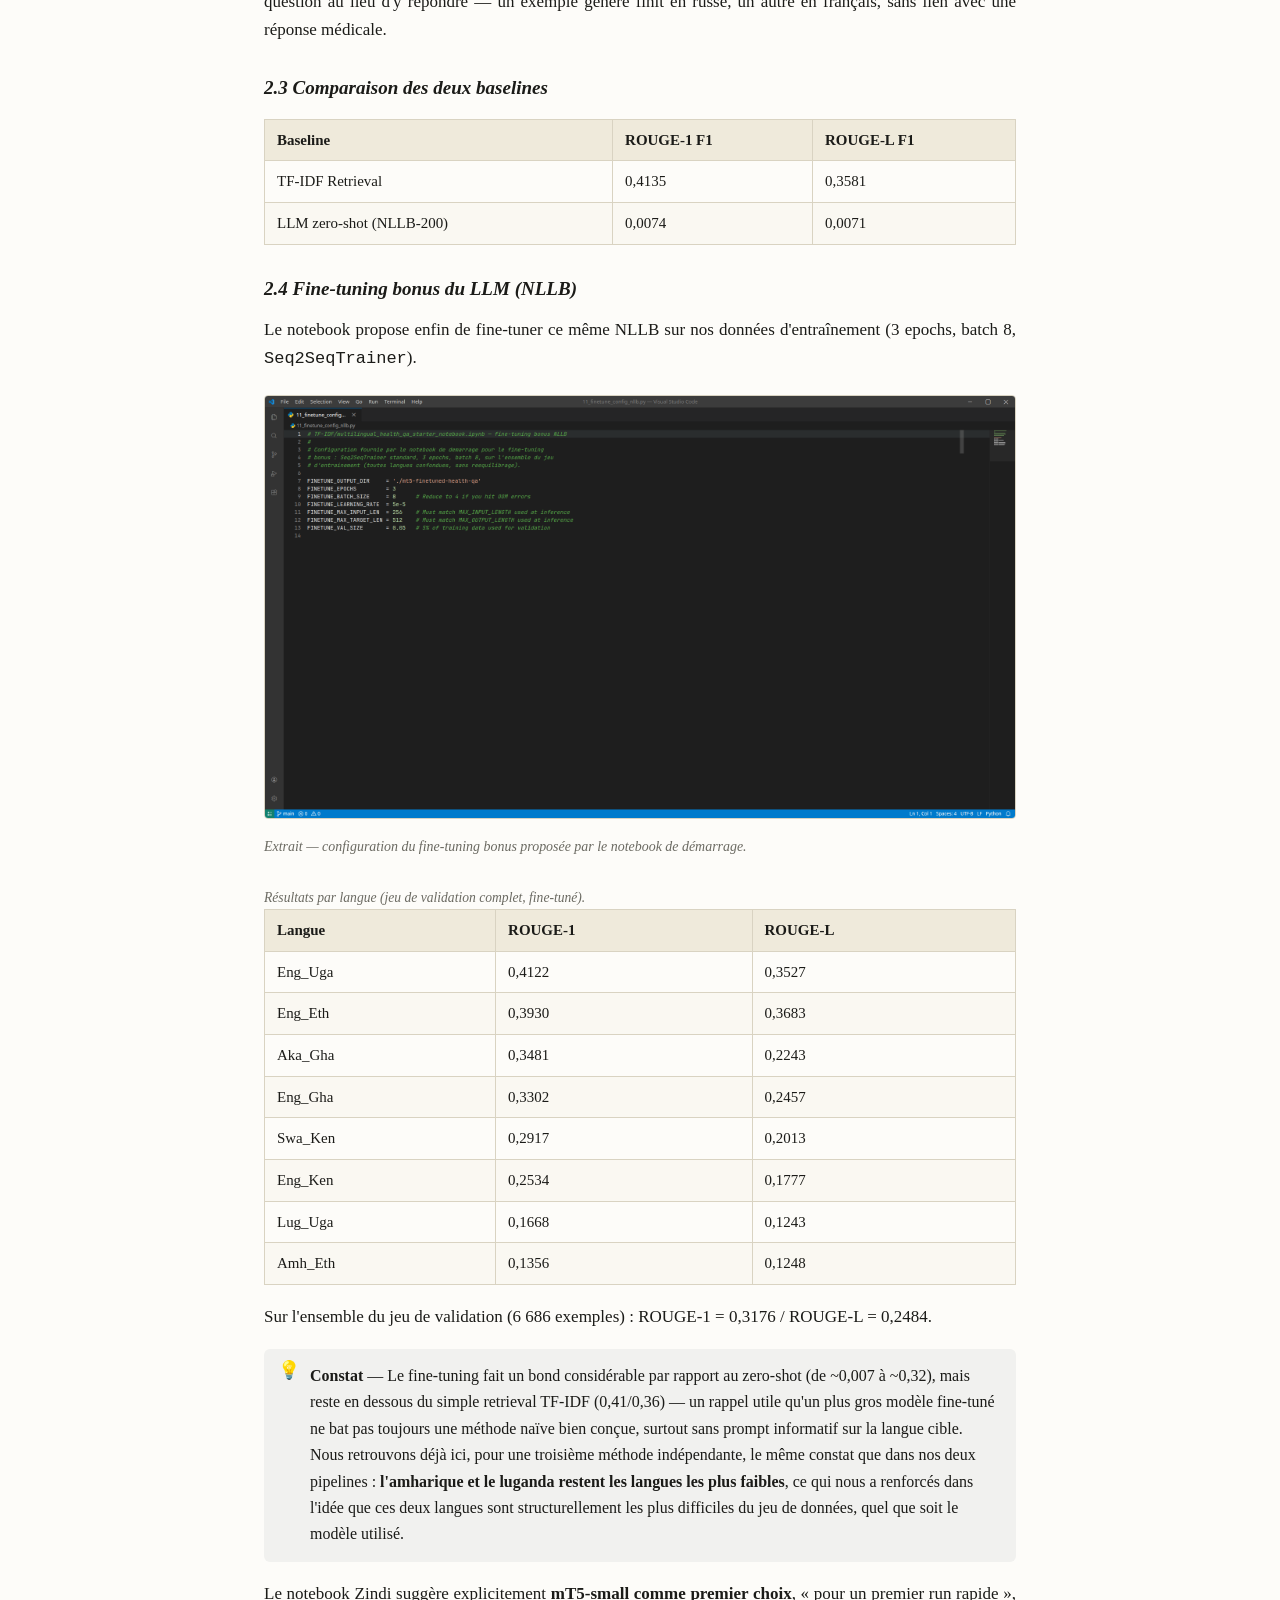
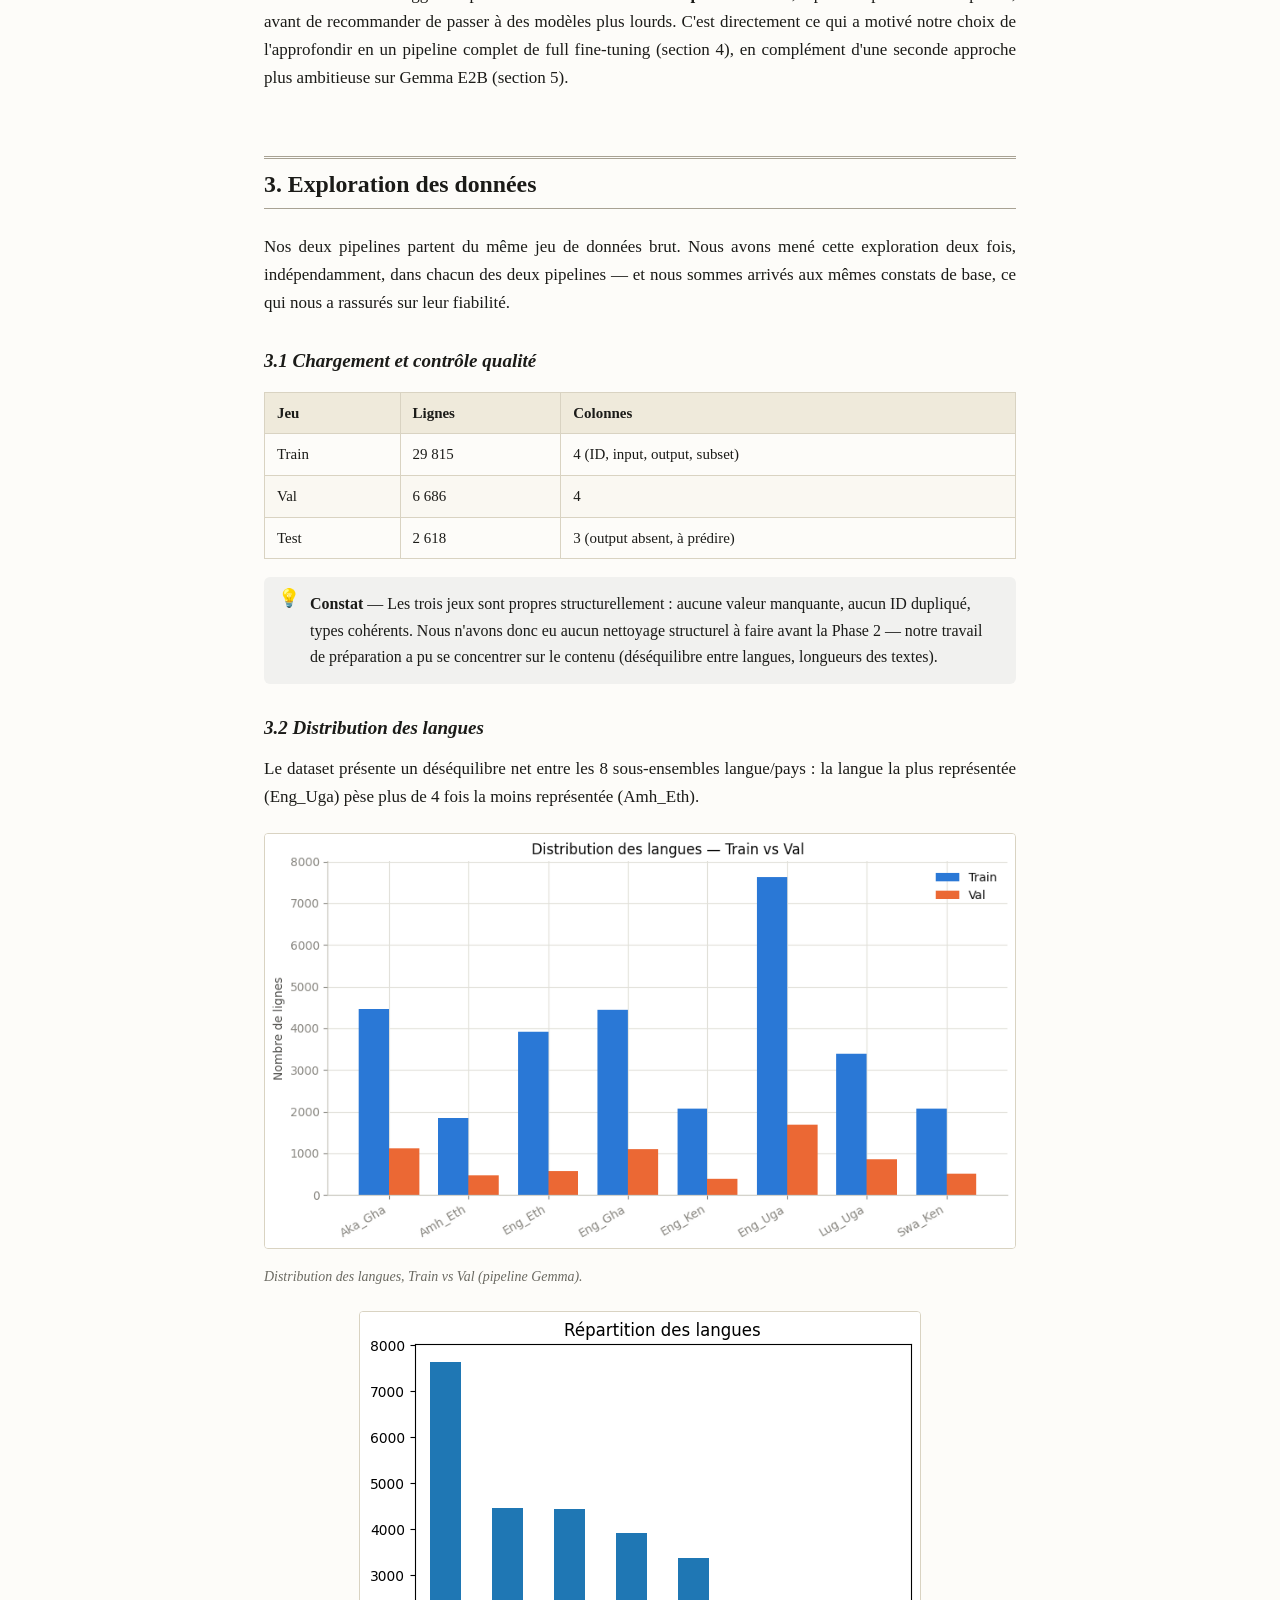
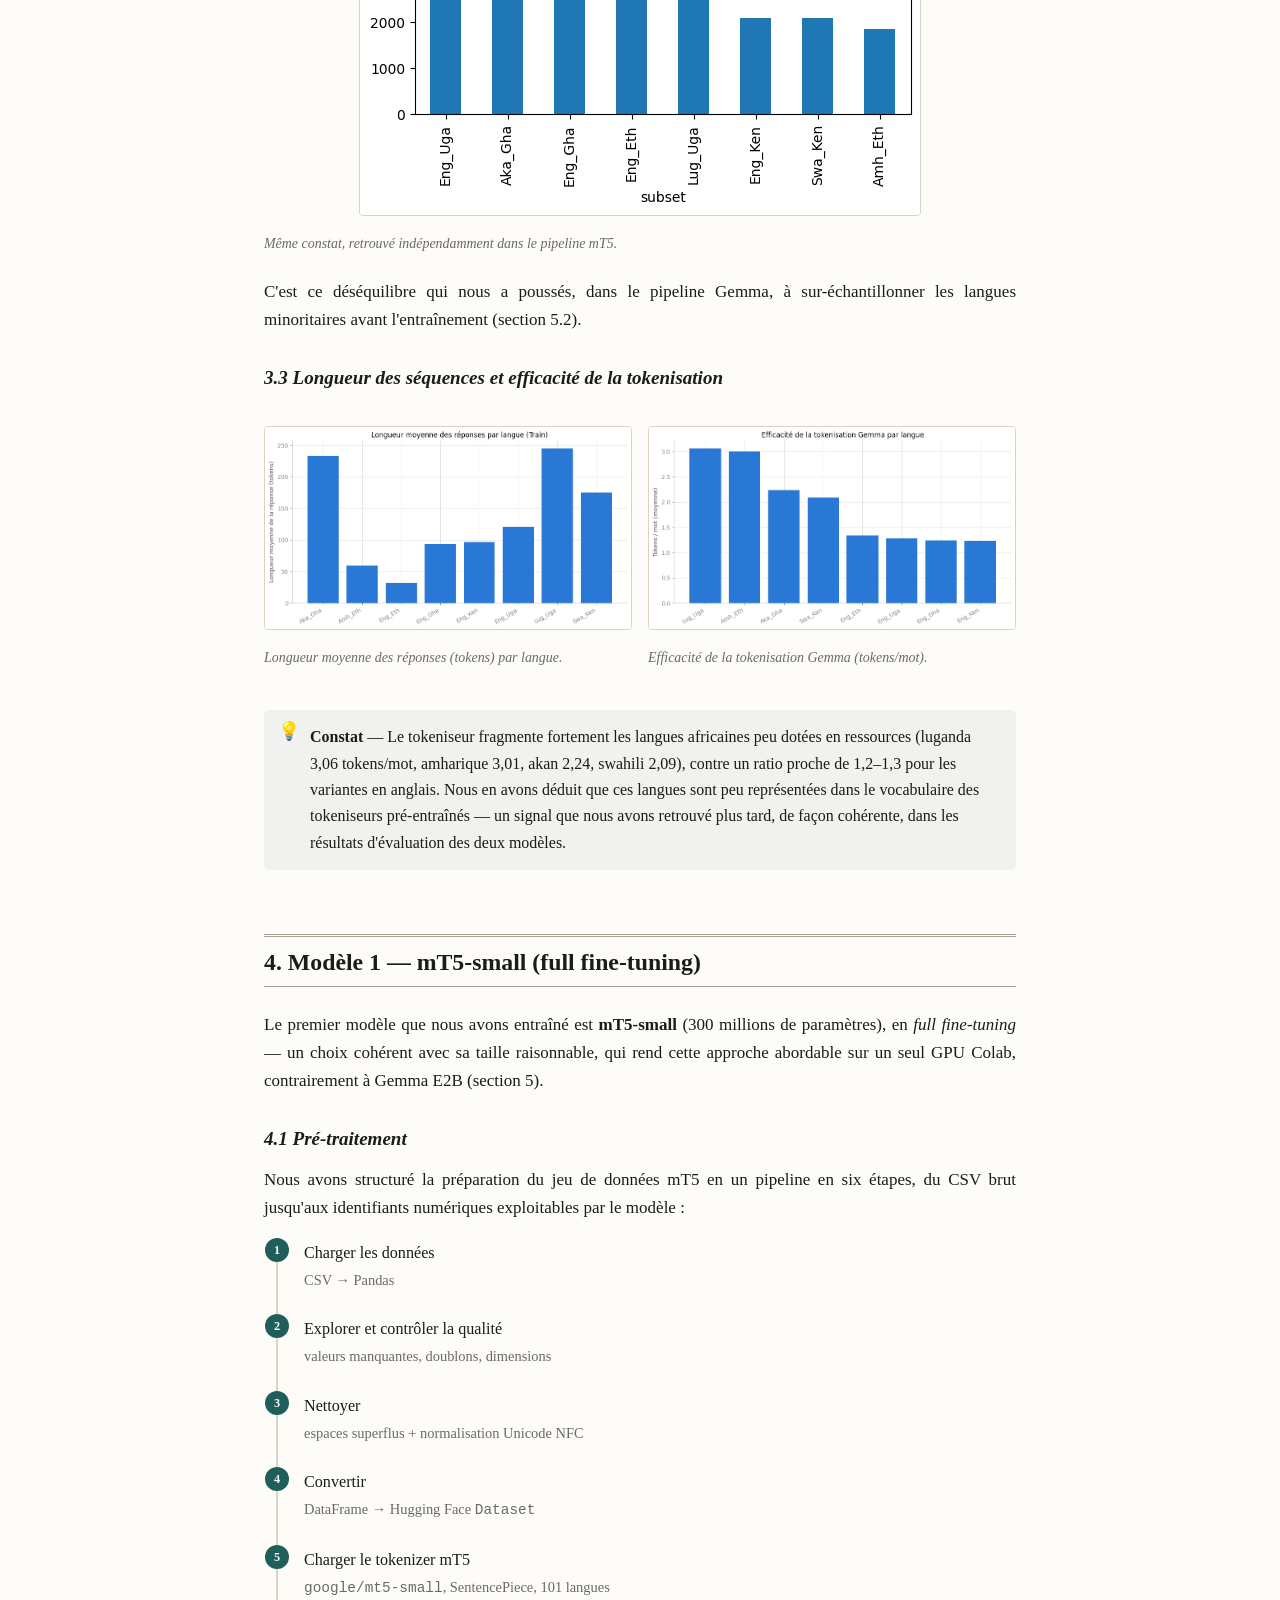
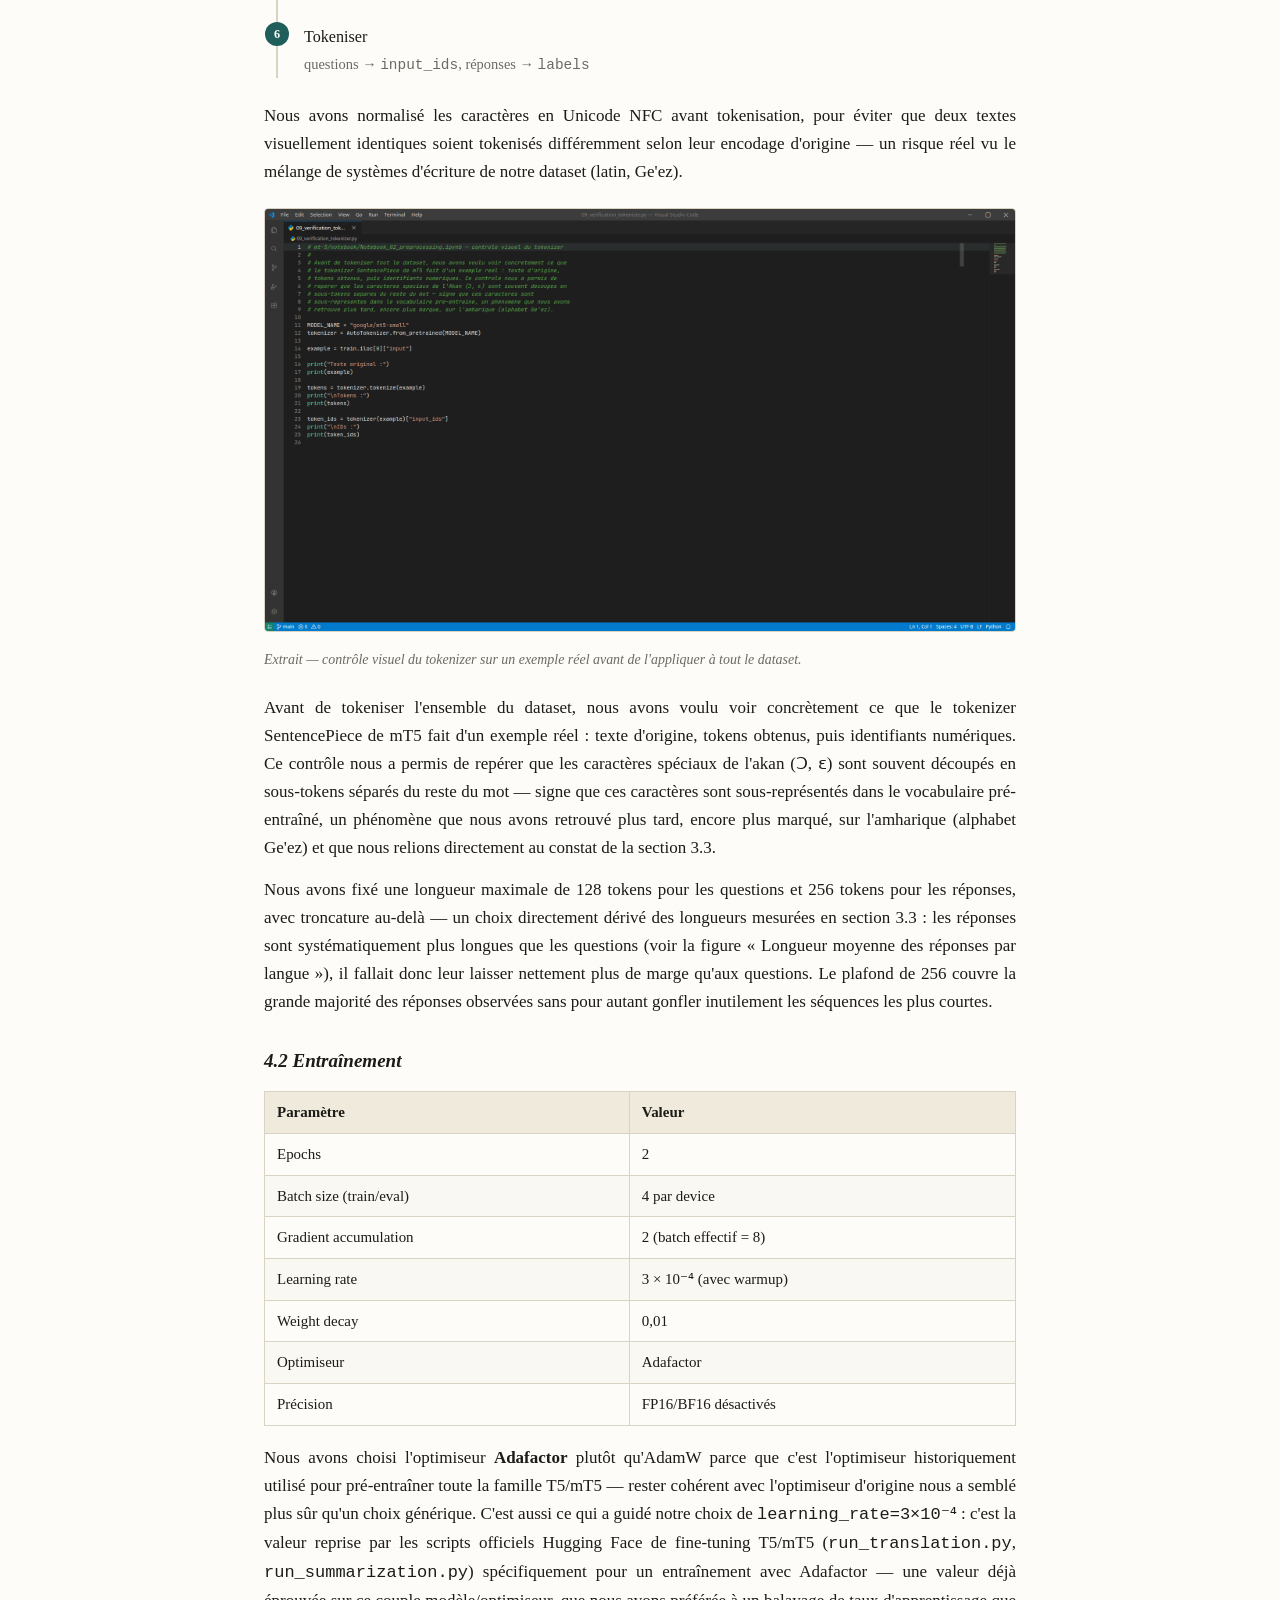
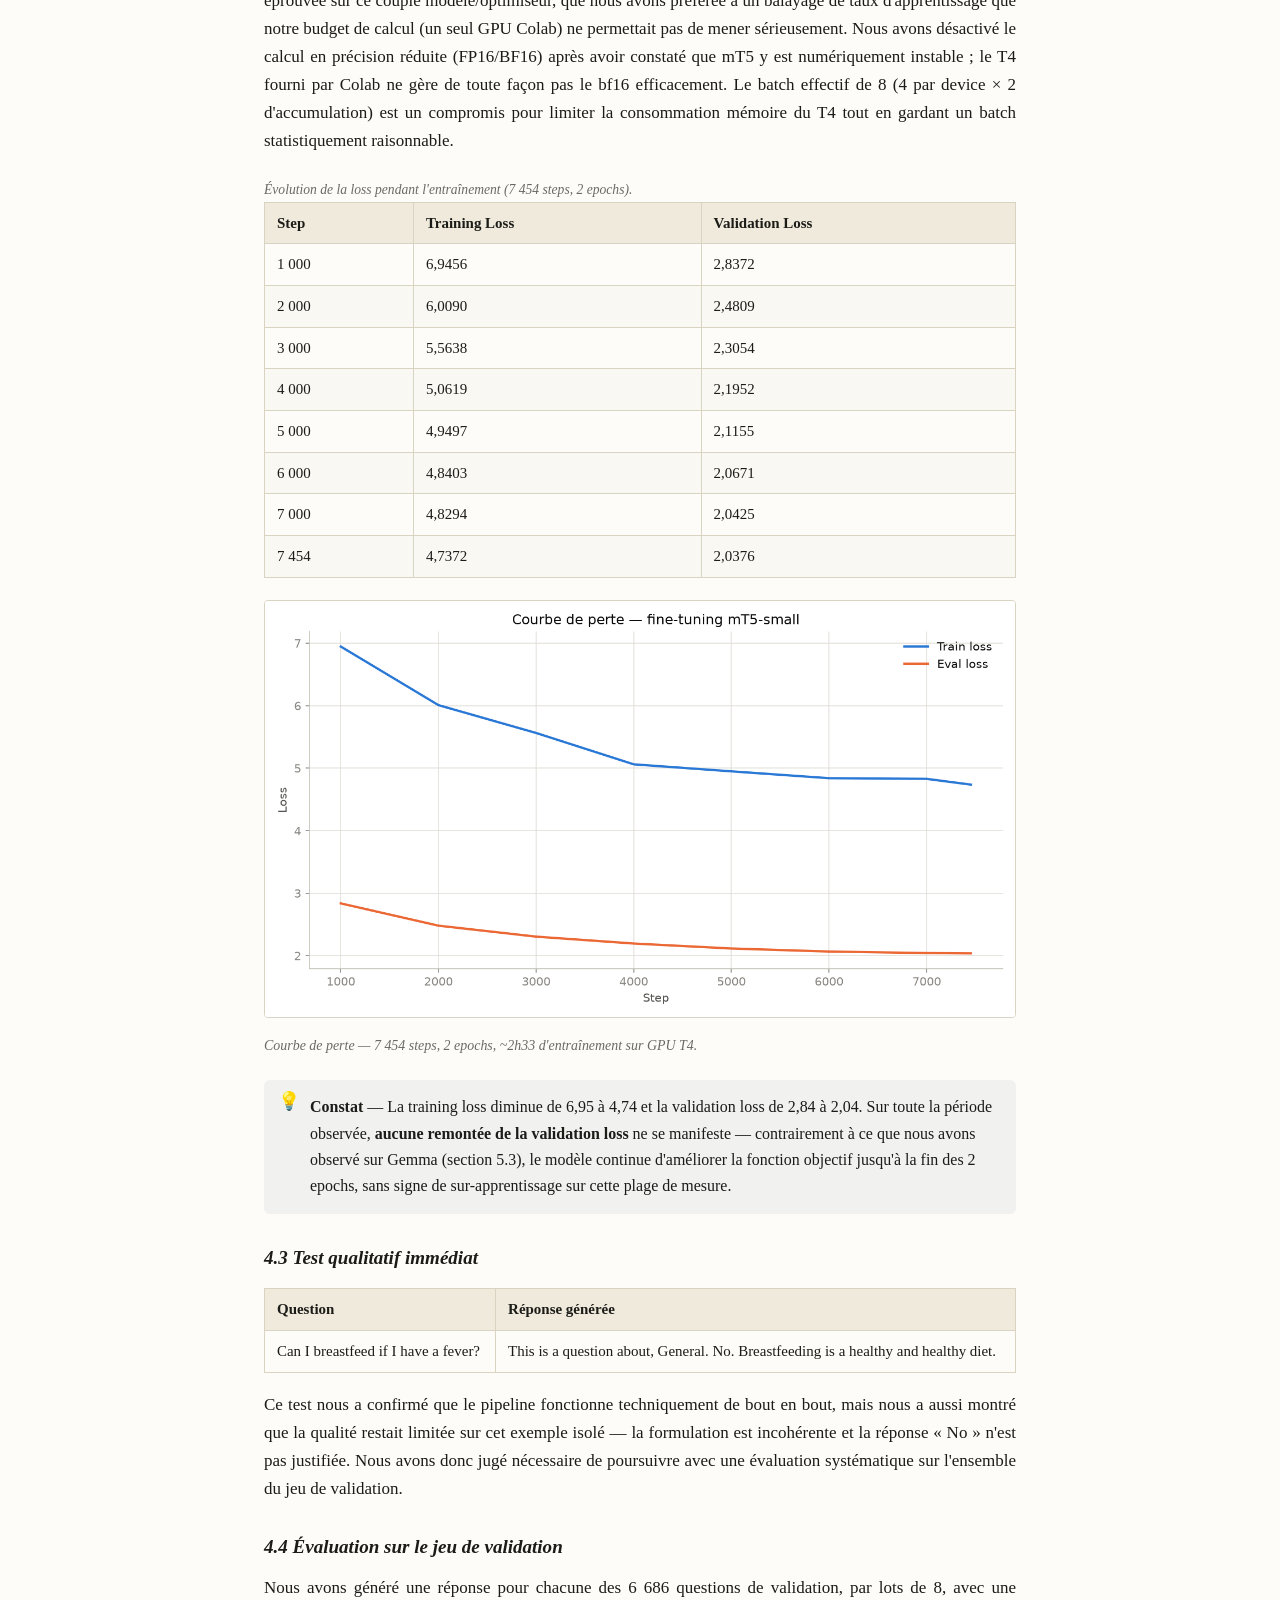
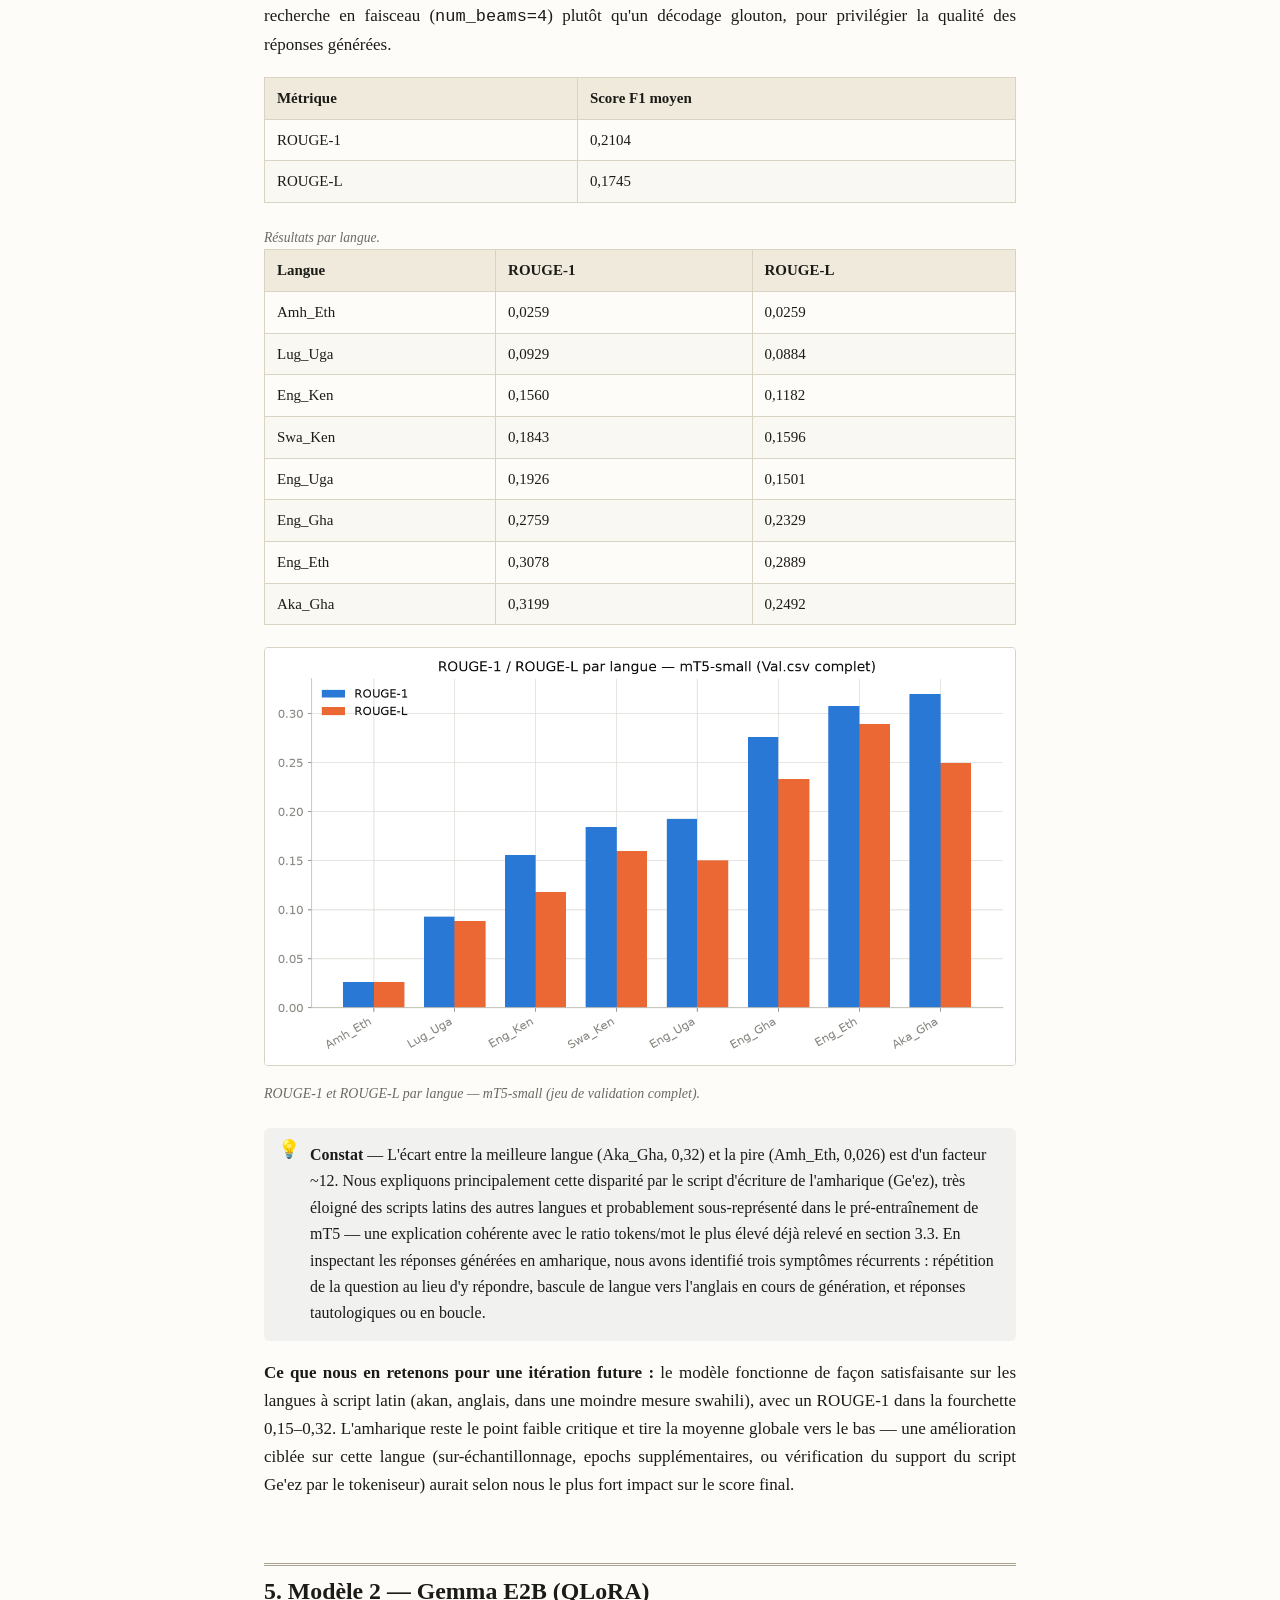
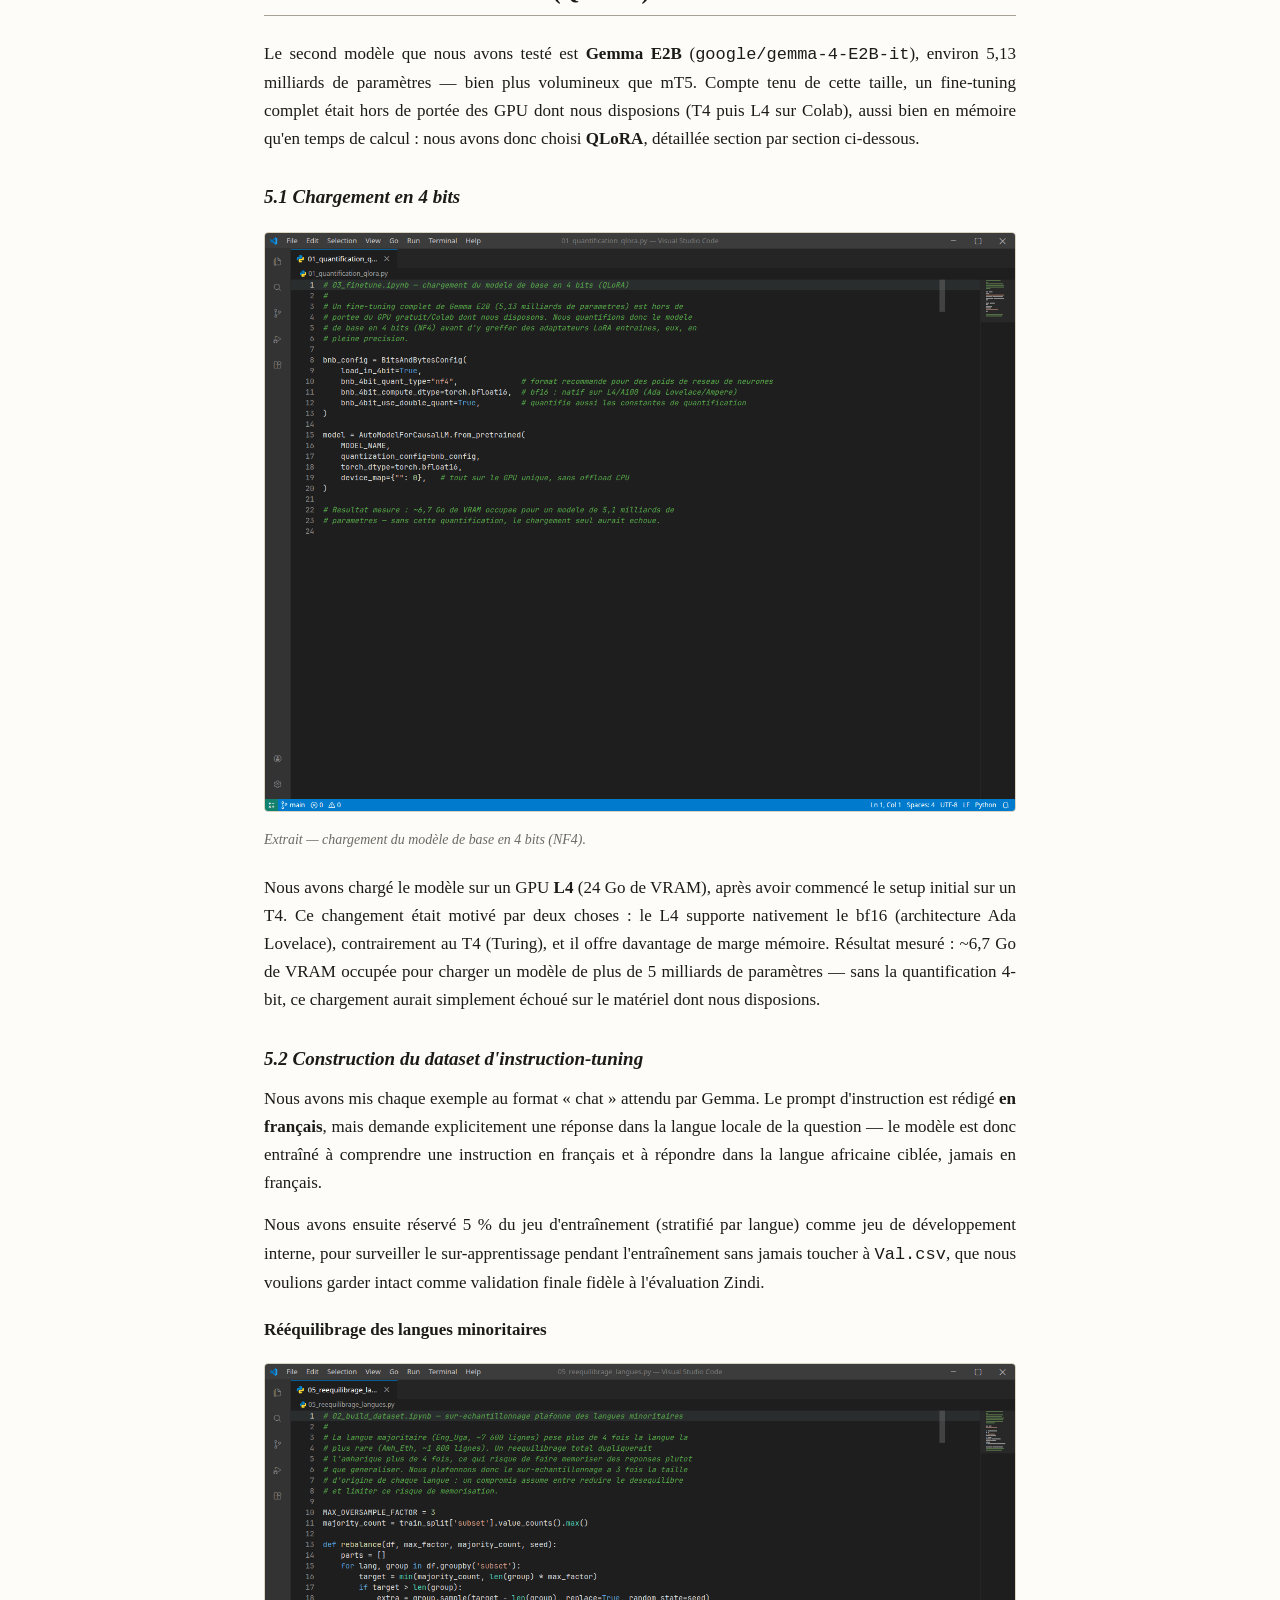
<file: rapport-web/index.html>
<!doctype html>
<html lang="fr">
<head>
<meta charset="utf-8">
<meta name="viewport" content="width=device-width, initial-scale=1">
<title>Répondre à des questions de santé en akan, luganda, swahili et amharique</title>
<link rel="stylesheet" href="assets/css/style.css">
</head>
<body>

<div class="cover">
  <img src="assets/img/logo/ucad_logo.svg" alt="Logo de l'Université Cheikh Anta Diop de Dakar" class="cover-logo">
  <div class="cover-university">Université Cheikh Anta Diop de Dakar</div>
  <div class="cover-faculty">Master 2 Business Intelligence — Cours de Traitement Automatique du Langage Naturel</div>
  <hr class="cover-rule">
  <div class="cover-kicker">Projet de fin de cours</div>
  <h1>Répondre à des questions de santé en akan, luganda, swahili et amharique</h1>
  <p class="subtitle">Challenge Zindi — Modèles de questions-réponses médicales multilingues<br>
  Comparaison de trois approches : retrieval TF-IDF, LLM multilingue NLLB-200 (zero-shot et fine-tuné), mT5-small (full fine-tuning) et Gemma E2B (QLoRA)</p>
  <hr class="cover-rule cover-rule-sm">
  <div class="cover-presented-by">Présenté par</div>
  <div class="team">
    <div>Andil Mchangama</div>
    <div>Nasma Youssouf M'madi</div>
    <div>Abdoulaye Diouf</div>
    <div>Harouna Mbaye</div>
    <div>Hamidou Mbodji</div>
  </div>
  <div class="cover-date">Dakar, 2026</div>
</div>

<nav class="toc">
  <h2>Sommaire</h2>
  <ol>
    <li><a href="#contexte">Contexte et objectifs du projet</a></li>
    <li><a href="#baselines">Point de départ du challenge — baselines fournies par Zindi</a></li>
    <li><a href="#donnees">Exploration des données</a></li>
    <li><a href="#mt5">Modèle 1 — mT5-small (full fine-tuning)</a></li>
    <li><a href="#gemma">Modèle 2 — Gemma E2B (QLoRA)</a></li>
    <li><a href="#comparaison">Comparaison des modèles</a></li>
    <li><a href="#difficultes">Difficultés techniques rencontrées et résolues</a></li>
    <li><a href="#conclusion">Conclusion et recommandations</a></li>
  </ol>
</nav>

<div class="page">

<section id="contexte">
  <h2>1. Contexte et objectifs du projet</h2>
  <p>Le challenge vise à entraîner un modèle capable de répondre à des questions de santé — santé sexuelle et reproductive notamment — directement dans la langue locale de l'utilisateur, plutôt qu'en anglais uniquement. C'est ce choix de terrain qui a guidé nos décisions tout au long du projet : une bonne partie des populations concernées ne lit ni n'écrit l'anglais couramment, et une réponse médicale mal comprise perd toute son utilité, aussi juste soit-elle sur le plan clinique.</p>

  <div class="table-wrap">
    <table>
      <caption>Langues couvertes par le jeu de données, réparties en 8 sous-ensembles pays/langue.</caption>
      <thead><tr><th>Langue</th><th>Pays / subset</th></tr></thead>
      <tbody>
        <tr><td>English</td><td>Uganda (Eng_Uga), Ghana (Eng_Gha), Éthiopie (Eng_Eth), Kenya (Eng_Ken)</td></tr>
        <tr><td>Akan</td><td>Ghana (Aka_Gha)</td></tr>
        <tr><td>Luganda</td><td>Uganda (Lug_Uga)</td></tr>
        <tr><td>Swahili</td><td>Kenya (Swa_Ken)</td></tr>
        <tr><td>Amharique</td><td>Éthiopie (Amh_Eth)</td></tr>
      </tbody>
    </table>
  </div>

  <p>Pour répondre à ce défi, nous avons choisi d'explorer <strong>deux approches complémentaires</strong> plutôt que de nous limiter à une seule, afin de pouvoir comparer leurs compromis respectifs :</p>
  <ul>
    <li><strong>mT5-small</strong> (Google) — un modèle Sequence-to-Sequence multilingue, que nous avons entraîné en <em>full fine-tuning</em> (tous les paramètres mis à jour) ;</li>
    <li><strong>Gemma E2B</strong> (Google) — un modèle génératif plus récent et beaucoup plus volumineux, que nous avons adapté par <em>QLoRA</em> (quantification 4-bit + adaptateurs LoRA), une technique d'adaptation efficace en paramètres.</li>
  </ul>
  <p>Ce choix n'était pas arbitraire : mT5-small est le modèle explicitement recommandé par le notebook de démarrage Zindi pour un premier run rapide (section suivante), tandis que Gemma E2B nous permettait de tester une approche plus ambitieuse, à la mesure de ce qu'un modèle génératif récent peut apporter sur cette tâche — au prix d'un budget de calcul largement supérieur, que nous détaillons plus loin.</p>
</section>

<section id="baselines">
  <h2>2. Point de départ du challenge — baselines fournies par Zindi</h2>
  <p>Avant de développer nos propres pipelines, nous avons pris connaissance du notebook de démarrage (<em>« starter notebook »</em>) fourni par Zindi. Ce notebook n'est pas notre travail : c'est le code de référence proposé par l'organisateur, que nous avons exécuté tel quel pour disposer d'un point de comparaison indépendant avant d'entraîner nos deux modèles.</p>

  <h3>2.1 Baseline 1 — Retrieval TF-IDF</h3>
  <p>La première approche ne fait appel à aucun réseau de neurones : pour chaque question de test, elle recherche la question d'entraînement la plus proche par similarité cosinus sur des <strong>n-grammes de caractères</strong> — un choix qui fonctionne indépendamment du système d'écriture (latin ou guèze pour l'amharique), sans avoir besoin d'un tokeniseur propre à chaque langue.</p>

  <figure class="code">
    <img src="assets/img/code/06_tfidf_retrieval.png" alt="Classe TfidfRetrievalAnswerer">
    <figcaption>Extrait — <code>TfidfRetrievalAnswerer</code>, baseline de retrieval par n-grammes de caractères.</figcaption>
  </figure>

  <div class="table-wrap">
    <table>
      <thead><tr><th>Langue</th><th>ROUGE-1</th><th>ROUGE-L</th></tr></thead>
      <tbody>
        <tr><td>Swa_Ken</td><td>0,6031</td><td>0,5672</td></tr>
        <tr><td>Eng_Ken</td><td>0,5989</td><td>0,5606</td></tr>
        <tr><td>Eng_Eth</td><td>0,5170</td><td>0,4994</td></tr>
        <tr><td>Eng_Uga</td><td>0,5163</td><td>0,4709</td></tr>
        <tr><td>Lug_Uga</td><td>0,5155</td><td>0,4935</td></tr>
        <tr><td>Aka_Gha</td><td>0,2832</td><td>0,1674</td></tr>
        <tr><td>Eng_Gha</td><td>0,2582</td><td>0,1707</td></tr>
        <tr><td>Amh_Eth</td><td>0,1455</td><td>0,1353</td></tr>
      </tbody>
    </table>
  </div>
  <p>Sur l'ensemble du jeu de validation : ROUGE-1 = 0,4207 / ROUGE-L = 0,3655.</p>
  <div class="callout">
    <span class="label">Constat</span>
    Ce résultat nous a surpris par sa solidité pour une méthode aussi simple, sans aucun entraînement de réseau de neurones — nous l'avons gardé comme repère de comparaison pour la suite. Nous restons toutefois prudents sur ce que ce score signifie réellement : le TF-IDF <em>recopie</em> une réponse humaine existante plutôt que d'en générer une nouvelle, ce qui gonfle mécaniquement son score ROUGE sans garantir que la réponse recopiée réponde bien à la question posée.
  </div>

  <h3>2.2 Baseline 2 — LLM multilingue en zero-shot</h3>
  <p>Le notebook propose trois modèles possibles en commentaire (<code>google/mt5-small</code>, <code>google/mt5-base</code>, <code>facebook/nllb-200-distilled-600M</code>) — seul ce dernier est effectivement chargé dans le run que nous avons exécuté. Le prompt utilisé ne contient aucune instruction de tâche ni nom de langue : la question brute est envoyée telle quelle au modèle.</p>
  <figure class="code">
    <img src="assets/img/code/10_prompt_zeroshot_nllb.png" alt="Fonction build_prompt sans instruction de tâche">
    <figcaption>Extrait — <code>build_prompt()</code>, la version avec instruction de tâche est commentée dans le notebook de départ.</figcaption>
  </figure>
  <p>Sur un échantillon de 200 exemples de <code>Val.csv</code> (le notebook de démarrage n'évalue pas cette baseline sur l'ensemble complet, contrairement au retrieval TF-IDF ci-dessus) : ROUGE-1 = 0,0074 / ROUGE-L = 0,0071, avec plusieurs langues exactement à 0. En inspectant les réponses générées, nous avons compris pourquoi : NLLB est un modèle de <strong>traduction</strong>, pas de question-réponse, et sans instruction de tâche, il traduit la question au lieu d'y répondre — un exemple généré finit en russe, un autre en français, sans lien avec une réponse médicale.</p>

  <h3>2.3 Comparaison des deux baselines</h3>
  <div class="table-wrap">
    <table>
      <thead><tr><th>Baseline</th><th>ROUGE-1 F1</th><th>ROUGE-L F1</th></tr></thead>
      <tbody>
        <tr><td>TF-IDF Retrieval</td><td>0,4135</td><td>0,3581</td></tr>
        <tr><td>LLM zero-shot (NLLB-200)</td><td>0,0074</td><td>0,0071</td></tr>
      </tbody>
    </table>
  </div>

  <h3>2.4 Fine-tuning bonus du LLM (NLLB)</h3>
  <p>Le notebook propose enfin de fine-tuner ce même NLLB sur nos données d'entraînement (3 epochs, batch 8, <code>Seq2SeqTrainer</code>).</p>
  <figure class="code">
    <img src="assets/img/code/11_finetune_config_nllb.png" alt="Configuration du fine-tuning NLLB">
    <figcaption>Extrait — configuration du fine-tuning bonus proposée par le notebook de démarrage.</figcaption>
  </figure>
  <div class="table-wrap">
    <table>
      <caption>Résultats par langue (jeu de validation complet, fine-tuné).</caption>
      <thead><tr><th>Langue</th><th>ROUGE-1</th><th>ROUGE-L</th></tr></thead>
      <tbody>
        <tr><td>Eng_Uga</td><td>0,4122</td><td>0,3527</td></tr>
        <tr><td>Eng_Eth</td><td>0,3930</td><td>0,3683</td></tr>
        <tr><td>Aka_Gha</td><td>0,3481</td><td>0,2243</td></tr>
        <tr><td>Eng_Gha</td><td>0,3302</td><td>0,2457</td></tr>
        <tr><td>Swa_Ken</td><td>0,2917</td><td>0,2013</td></tr>
        <tr><td>Eng_Ken</td><td>0,2534</td><td>0,1777</td></tr>
        <tr><td>Lug_Uga</td><td>0,1668</td><td>0,1243</td></tr>
        <tr><td>Amh_Eth</td><td>0,1356</td><td>0,1248</td></tr>
      </tbody>
    </table>
  </div>
  <p>Sur l'ensemble du jeu de validation (6 686 exemples) : ROUGE-1 = 0,3176 / ROUGE-L = 0,2484.</p>
  <div class="callout">
    <span class="label">Constat</span>
    Le fine-tuning fait un bond considérable par rapport au zero-shot (de ~0,007 à ~0,32), mais reste en dessous du simple retrieval TF-IDF (0,41/0,36) — un rappel utile qu'un plus gros modèle fine-tuné ne bat pas toujours une méthode naïve bien conçue, surtout sans prompt informatif sur la langue cible. Nous retrouvons déjà ici, pour une troisième méthode indépendante, le même constat que dans nos deux pipelines : <strong>l'amharique et le luganda restent les langues les plus faibles</strong>, ce qui nous a renforcés dans l'idée que ces deux langues sont structurellement les plus difficiles du jeu de données, quel que soit le modèle utilisé.
  </div>
  <p>Le notebook Zindi suggère explicitement <strong>mT5-small comme premier choix</strong>, « pour un premier run rapide », avant de recommander de passer à des modèles plus lourds. C'est directement ce qui a motivé notre choix de l'approfondir en un pipeline complet de full fine-tuning (section 4), en complément d'une seconde approche plus ambitieuse sur Gemma E2B (section 5).</p>
</section>

<section id="donnees">
  <h2>3. Exploration des données</h2>
  <p>Nos deux pipelines partent du même jeu de données brut. Nous avons mené cette exploration deux fois, indépendamment, dans chacun des deux pipelines — et nous sommes arrivés aux mêmes constats de base, ce qui nous a rassurés sur leur fiabilité.</p>

  <h3>3.1 Chargement et contrôle qualité</h3>
  <div class="table-wrap">
    <table>
      <thead><tr><th>Jeu</th><th>Lignes</th><th>Colonnes</th></tr></thead>
      <tbody>
        <tr><td>Train</td><td>29 815</td><td>4 (ID, input, output, subset)</td></tr>
        <tr><td>Val</td><td>6 686</td><td>4</td></tr>
        <tr><td>Test</td><td>2 618</td><td>3 (output absent, à prédire)</td></tr>
      </tbody>
    </table>
  </div>
  <div class="callout">
    <span class="label">Constat</span>
    Les trois jeux sont propres structurellement : aucune valeur manquante, aucun ID dupliqué, types cohérents. Nous n'avons donc eu aucun nettoyage structurel à faire avant la Phase 2 — notre travail de préparation a pu se concentrer sur le contenu (déséquilibre entre langues, longueurs des textes).
  </div>

  <h3>3.2 Distribution des langues</h3>
  <p>Le dataset présente un déséquilibre net entre les 8 sous-ensembles langue/pays : la langue la plus représentée (Eng_Uga) pèse plus de 4 fois la moins représentée (Amh_Eth).</p>
  <figure>
    <img src="assets/img/charts/distribution_langues.png" alt="Distribution des langues Train vs Val">
    <figcaption>Distribution des langues, Train vs Val (pipeline Gemma).</figcaption>
  </figure>
  <figure>
    <img src="assets/img/charts/repartition_langues_mt5.png" alt="Répartition des langues, pipeline mT5">
    <figcaption>Même constat, retrouvé indépendamment dans le pipeline mT5.</figcaption>
  </figure>
  <p>C'est ce déséquilibre qui nous a poussés, dans le pipeline Gemma, à sur-échantillonner les langues minoritaires avant l'entraînement (section 5.2).</p>

  <h3>3.3 Longueur des séquences et efficacité de la tokenisation</h3>
  <div class="two-up">
    <figure>
      <img src="assets/img/charts/longueur_reponses.png" alt="Longueur moyenne des réponses par langue">
      <figcaption>Longueur moyenne des réponses (tokens) par langue.</figcaption>
    </figure>
    <figure>
      <img src="assets/img/charts/tokens_par_mot.png" alt="Tokens par mot par langue">
      <figcaption>Efficacité de la tokenisation Gemma (tokens/mot).</figcaption>
    </figure>
  </div>
  <div class="callout">
    <span class="label">Constat</span>
    Le tokeniseur fragmente fortement les langues africaines peu dotées en ressources (luganda 3,06 tokens/mot, amharique 3,01, akan 2,24, swahili 2,09), contre un ratio proche de 1,2–1,3 pour les variantes en anglais. Nous en avons déduit que ces langues sont peu représentées dans le vocabulaire des tokeniseurs pré-entraînés — un signal que nous avons retrouvé plus tard, de façon cohérente, dans les résultats d'évaluation des deux modèles.
  </div>
</section>

<section id="mt5">
  <h2>4. Modèle 1 — mT5-small (full fine-tuning)</h2>
  <p>Le premier modèle que nous avons entraîné est <strong>mT5-small</strong> (300 millions de paramètres), en <em>full fine-tuning</em> — un choix cohérent avec sa taille raisonnable, qui rend cette approche abordable sur un seul GPU Colab, contrairement à Gemma E2B (section 5).</p>

  <h3>4.1 Pré-traitement</h3>
  <p>Nous avons structuré la préparation du jeu de données mT5 en un pipeline en six étapes, du CSV brut jusqu'aux identifiants numériques exploitables par le modèle :</p>
  <div class="pipeline">
    <ol>
      <li>Charger les données<span>CSV → Pandas</span></li>
      <li>Explorer et contrôler la qualité<span>valeurs manquantes, doublons, dimensions</span></li>
      <li>Nettoyer<span>espaces superflus + normalisation Unicode NFC</span></li>
      <li>Convertir<span>DataFrame → Hugging Face <code>Dataset</code></span></li>
      <li>Charger le tokenizer mT5<span><code>google/mt5-small</code>, SentencePiece, 101 langues</span></li>
      <li>Tokeniser<span>questions → <code>input_ids</code>, réponses → <code>labels</code></span></li>
    </ol>
  </div>
  <p>Nous avons normalisé les caractères en Unicode NFC avant tokenisation, pour éviter que deux textes visuellement identiques soient tokenisés différemment selon leur encodage d'origine — un risque réel vu le mélange de systèmes d'écriture de notre dataset (latin, Ge'ez).</p>

  <figure class="code">
    <img src="assets/img/code/09_verification_tokenizer.png" alt="Contrôle visuel du tokenizer mT5">
    <figcaption>Extrait — contrôle visuel du tokenizer sur un exemple réel avant de l'appliquer à tout le dataset.</figcaption>
  </figure>
  <p>Avant de tokeniser l'ensemble du dataset, nous avons voulu voir concrètement ce que le tokenizer SentencePiece de mT5 fait d'un exemple réel : texte d'origine, tokens obtenus, puis identifiants numériques. Ce contrôle nous a permis de repérer que les caractères spéciaux de l'akan (Ɔ, ɛ) sont souvent découpés en sous-tokens séparés du reste du mot — signe que ces caractères sont sous-représentés dans le vocabulaire pré-entraîné, un phénomène que nous avons retrouvé plus tard, encore plus marqué, sur l'amharique (alphabet Ge'ez) et que nous relions directement au constat de la section 3.3.</p>

  <p>Nous avons fixé une longueur maximale de 128 tokens pour les questions et 256 tokens pour les réponses, avec troncature au-delà — un choix directement dérivé des longueurs mesurées en section 3.3 : les réponses sont systématiquement plus longues que les questions (voir la figure « Longueur moyenne des réponses par langue »), il fallait donc leur laisser nettement plus de marge qu'aux questions. Le plafond de 256 couvre la grande majorité des réponses observées sans pour autant gonfler inutilement les séquences les plus courtes.</p>

  <h3>4.2 Entraînement</h3>
  <div class="table-wrap">
    <table>
      <thead><tr><th>Paramètre</th><th>Valeur</th></tr></thead>
      <tbody>
        <tr><td>Epochs</td><td>2</td></tr>
        <tr><td>Batch size (train/eval)</td><td>4 par device</td></tr>
        <tr><td>Gradient accumulation</td><td>2 (batch effectif = 8)</td></tr>
        <tr><td>Learning rate</td><td>3 × 10⁻⁴ (avec warmup)</td></tr>
        <tr><td>Weight decay</td><td>0,01</td></tr>
        <tr><td>Optimiseur</td><td>Adafactor</td></tr>
        <tr><td>Précision</td><td>FP16/BF16 désactivés</td></tr>
      </tbody>
    </table>
  </div>
  <p>Nous avons choisi l'optimiseur <strong>Adafactor</strong> plutôt qu'AdamW parce que c'est l'optimiseur historiquement utilisé pour pré-entraîner toute la famille T5/mT5 — rester cohérent avec l'optimiseur d'origine nous a semblé plus sûr qu'un choix générique. C'est aussi ce qui a guidé notre choix de <code>learning_rate=3×10⁻⁴</code> : c'est la valeur reprise par les scripts officiels Hugging Face de fine-tuning T5/mT5 (<code>run_translation.py</code>, <code>run_summarization.py</code>) spécifiquement pour un entraînement avec Adafactor — une valeur déjà éprouvée sur ce couple modèle/optimiseur, que nous avons préférée à un balayage de taux d'apprentissage que notre budget de calcul (un seul GPU Colab) ne permettait pas de mener sérieusement. Nous avons désactivé le calcul en précision réduite (FP16/BF16) après avoir constaté que mT5 y est numériquement instable ; le T4 fourni par Colab ne gère de toute façon pas le bf16 efficacement. Le batch effectif de 8 (4 par device × 2 d'accumulation) est un compromis pour limiter la consommation mémoire du T4 tout en gardant un batch statistiquement raisonnable.</p>

  <div class="table-wrap">
    <table>
      <caption>Évolution de la loss pendant l'entraînement (7 454 steps, 2 epochs).</caption>
      <thead><tr><th>Step</th><th>Training Loss</th><th>Validation Loss</th></tr></thead>
      <tbody>
        <tr><td>1 000</td><td>6,9456</td><td>2,8372</td></tr>
        <tr><td>2 000</td><td>6,0090</td><td>2,4809</td></tr>
        <tr><td>3 000</td><td>5,5638</td><td>2,3054</td></tr>
        <tr><td>4 000</td><td>5,0619</td><td>2,1952</td></tr>
        <tr><td>5 000</td><td>4,9497</td><td>2,1155</td></tr>
        <tr><td>6 000</td><td>4,8403</td><td>2,0671</td></tr>
        <tr><td>7 000</td><td>4,8294</td><td>2,0425</td></tr>
        <tr><td>7 454</td><td>4,7372</td><td>2,0376</td></tr>
      </tbody>
    </table>
  </div>
  <figure>
    <img src="assets/img/charts/courbe_perte_mt5.png" alt="Courbe de perte mT5">
    <figcaption>Courbe de perte — 7 454 steps, 2 epochs, ~2h33 d'entraînement sur GPU T4.</figcaption>
  </figure>
  <div class="callout">
    <span class="label">Constat</span>
    La training loss diminue de 6,95 à 4,74 et la validation loss de 2,84 à 2,04. Sur toute la période observée, <strong>aucune remontée de la validation loss</strong> ne se manifeste — contrairement à ce que nous avons observé sur Gemma (section 5.3), le modèle continue d'améliorer la fonction objectif jusqu'à la fin des 2 epochs, sans signe de sur-apprentissage sur cette plage de mesure.
  </div>

  <h3>4.3 Test qualitatif immédiat</h3>
  <div class="table-wrap">
    <table>
      <thead><tr><th>Question</th><th>Réponse générée</th></tr></thead>
      <tbody>
        <tr><td>Can I breastfeed if I have a fever?</td><td>This is a question about, General. No. Breastfeeding is a healthy and healthy diet.</td></tr>
      </tbody>
    </table>
  </div>
  <p>Ce test nous a confirmé que le pipeline fonctionne techniquement de bout en bout, mais nous a aussi montré que la qualité restait limitée sur cet exemple isolé — la formulation est incohérente et la réponse « No » n'est pas justifiée. Nous avons donc jugé nécessaire de poursuivre avec une évaluation systématique sur l'ensemble du jeu de validation.</p>

  <h3>4.4 Évaluation sur le jeu de validation</h3>
  <p>Nous avons généré une réponse pour chacune des 6 686 questions de validation, par lots de 8, avec une recherche en faisceau (<code>num_beams=4</code>) plutôt qu'un décodage glouton, pour privilégier la qualité des réponses générées.</p>
  <div class="table-wrap">
    <table>
      <thead><tr><th>Métrique</th><th>Score F1 moyen</th></tr></thead>
      <tbody>
        <tr><td>ROUGE-1</td><td>0,2104</td></tr>
        <tr><td>ROUGE-L</td><td>0,1745</td></tr>
      </tbody>
    </table>
  </div>
  <div class="table-wrap">
    <table>
      <caption>Résultats par langue.</caption>
      <thead><tr><th>Langue</th><th>ROUGE-1</th><th>ROUGE-L</th></tr></thead>
      <tbody>
        <tr><td>Amh_Eth</td><td>0,0259</td><td>0,0259</td></tr>
        <tr><td>Lug_Uga</td><td>0,0929</td><td>0,0884</td></tr>
        <tr><td>Eng_Ken</td><td>0,1560</td><td>0,1182</td></tr>
        <tr><td>Swa_Ken</td><td>0,1843</td><td>0,1596</td></tr>
        <tr><td>Eng_Uga</td><td>0,1926</td><td>0,1501</td></tr>
        <tr><td>Eng_Gha</td><td>0,2759</td><td>0,2329</td></tr>
        <tr><td>Eng_Eth</td><td>0,3078</td><td>0,2889</td></tr>
        <tr><td>Aka_Gha</td><td>0,3199</td><td>0,2492</td></tr>
      </tbody>
    </table>
  </div>
  <figure>
    <img src="assets/img/charts/rouge_par_langue_mt5.png" alt="ROUGE par langue, mT5">
    <figcaption>ROUGE-1 et ROUGE-L par langue — mT5-small (jeu de validation complet).</figcaption>
  </figure>
  <div class="callout">
    <span class="label">Constat</span>
    L'écart entre la meilleure langue (Aka_Gha, 0,32) et la pire (Amh_Eth, 0,026) est d'un facteur ~12. Nous expliquons principalement cette disparité par le script d'écriture de l'amharique (Ge'ez), très éloigné des scripts latins des autres langues et probablement sous-représenté dans le pré-entraînement de mT5 — une explication cohérente avec le ratio tokens/mot le plus élevé déjà relevé en section 3.3. En inspectant les réponses générées en amharique, nous avons identifié trois symptômes récurrents : répétition de la question au lieu d'y répondre, bascule de langue vers l'anglais en cours de génération, et réponses tautologiques ou en boucle.
  </div>
  <p><strong>Ce que nous en retenons pour une itération future :</strong> le modèle fonctionne de façon satisfaisante sur les langues à script latin (akan, anglais, dans une moindre mesure swahili), avec un ROUGE-1 dans la fourchette 0,15–0,32. L'amharique reste le point faible critique et tire la moyenne globale vers le bas — une amélioration ciblée sur cette langue (sur-échantillonnage, epochs supplémentaires, ou vérification du support du script Ge'ez par le tokeniseur) aurait selon nous le plus fort impact sur le score final.</p>
</section>

<section id="gemma">
  <h2>5. Modèle 2 — Gemma E2B (QLoRA)</h2>
  <p>Le second modèle que nous avons testé est <strong>Gemma E2B</strong> (<code>google/gemma-4-E2B-it</code>), environ 5,13 milliards de paramètres — bien plus volumineux que mT5. Compte tenu de cette taille, un fine-tuning complet était hors de portée des GPU dont nous disposions (T4 puis L4 sur Colab), aussi bien en mémoire qu'en temps de calcul : nous avons donc choisi <strong>QLoRA</strong>, détaillée section par section ci-dessous.</p>

  <h3>5.1 Chargement en 4 bits</h3>
  <figure class="code">
    <img src="assets/img/code/01_quantification_qlora.png" alt="Configuration BitsAndBytesConfig">
    <figcaption>Extrait — chargement du modèle de base en 4 bits (NF4).</figcaption>
  </figure>
  <p>Nous avons chargé le modèle sur un GPU <strong>L4</strong> (24 Go de VRAM), après avoir commencé le setup initial sur un T4. Ce changement était motivé par deux choses : le L4 supporte nativement le bf16 (architecture Ada Lovelace), contrairement au T4 (Turing), et il offre davantage de marge mémoire. Résultat mesuré : ~6,7 Go de VRAM occupée pour charger un modèle de plus de 5 milliards de paramètres — sans la quantification 4-bit, ce chargement aurait simplement échoué sur le matériel dont nous disposions.</p>

  <h3>5.2 Construction du dataset d'instruction-tuning</h3>
  <p>Nous avons mis chaque exemple au format « chat » attendu par Gemma. Le prompt d'instruction est rédigé <strong>en français</strong>, mais demande explicitement une réponse dans la langue locale de la question — le modèle est donc entraîné à comprendre une instruction en français et à répondre dans la langue africaine ciblée, jamais en français.</p>

  <p>Nous avons ensuite réservé 5 % du jeu d'entraînement (stratifié par langue) comme jeu de développement interne, pour surveiller le sur-apprentissage pendant l'entraînement sans jamais toucher à <code>Val.csv</code>, que nous voulions garder intact comme validation finale fidèle à l'évaluation Zindi.</p>

  <h4>Rééquilibrage des langues minoritaires</h4>
  <figure class="code">
    <img src="assets/img/code/05_reequilibrage_langues.png" alt="Fonction de rééquilibrage des langues">
    <figcaption>Extrait — sur-échantillonnage plafonné à ×3.</figcaption>
  </figure>
  <div class="table-wrap">
    <table>
      <thead><tr><th>Langue</th><th>Avant</th><th>Après</th><th>Facteur</th></tr></thead>
      <tbody>
        <tr><td>Eng_Uga</td><td>7 243</td><td>7 243</td><td>×1 (référence)</td></tr>
        <tr><td>Aka_Gha</td><td>4 232</td><td>7 243</td><td>×1,71</td></tr>
        <tr><td>Eng_Gha</td><td>4 221</td><td>7 243</td><td>×1,72</td></tr>
        <tr><td>Eng_Eth</td><td>3 719</td><td>7 243</td><td>×1,95</td></tr>
        <tr><td>Lug_Uga</td><td>3 214</td><td>7 243</td><td>×2,25</td></tr>
        <tr><td>Eng_Ken</td><td>1 976</td><td>5 928</td><td>×3 (plafond)</td></tr>
        <tr><td>Swa_Ken</td><td>1 966</td><td>5 898</td><td>×3 (plafond)</td></tr>
        <tr><td>Amh_Eth</td><td>1 753</td><td>5 259</td><td>×3 (plafond)</td></tr>
      </tbody>
    </table>
  </div>
  <p>Nous avons délibérément plafonné le sur-échantillonnage à 3 fois la taille d'origine de chaque langue, plutôt que de viser un rééquilibrage parfait. La raison : ramener l'amharique (1 753 lignes) au niveau de la langue majoritaire (7 243) l'aurait dupliqué plus de 4 fois, avec un risque réel que le modèle mémorise ces réponses au lieu d'apprendre à généraliser — un risque que nous avons jugé plus grave que le déséquilibre résiduel accepté par ce plafond.</p>

  <h3>5.3 Fine-tuning LoRA/QLoRA</h3>
  <div class="two-up">
    <figure class="code">
      <img src="assets/img/code/02_lora_config.png" alt="Configuration LoRA">
      <figcaption>Extrait — configuration des adaptateurs LoRA.</figcaption>
    </figure>
    <figure class="code">
      <img src="assets/img/code/03_unwrap_gemma4_clippable.png" alt="Déballage Gemma4ClippableLinear">
      <figcaption>Extrait — contournement d'une particularité du checkpoint.</figcaption>
    </figure>
  </div>
  <p>Nous avons gelé entièrement le modèle de base et n'avons entraîné que les adaptateurs LoRA, avec un rang <code>r=16</code>. Ce rang nous semblait le bon compromis pour notre cas : assez élevé pour donner à l'adaptateur une vraie capacité d'apprentissage sur une tâche <em>générative</em> multilingue (contrairement à des tâches de classification plus étroites, souvent traitées avec <code>r=4</code> ou <code>r=8</code> dans la littérature), mais sans multiplier inutilement les 29,9 millions de paramètres entraînables sur un budget de calcul limité à un seul GPU Colab, où chaque run supplémentaire pour tester un rang différent representait plusieurs heures. Nous avons fixé <code>lora_alpha=32</code>, soit exactement le double du rang (<code>alpha/r=2</code>) : ce ratio fixe le facteur d'échelle de la mise à jour LoRA (<code>ΔW=(alpha/r)·BA</code>) à une valeur par défaut largement validée dans les exemples officiels PEFT, ce qui nous a évité d'avoir à faire un balayage séparé de ce paramètre en plus du rang.</p>
  <div class="table-wrap">
    <table>
      <thead><tr><th>Paramètres</th><th>Valeur</th></tr></thead>
      <tbody>
        <tr><td>Paramètres entraînables</td><td>29 859 840</td></tr>
        <tr><td>Paramètres totaux</td><td>5 134 157 344</td></tr>
        <tr><td>Proportion entraînable</td><td>0,58 %</td></tr>
      </tbody>
    </table>
  </div>

  <figure class="code">
    <img src="assets/img/code/04_prompt_masking_collator.png" alt="Collator de masquage du prompt">
    <figcaption>Extrait — masquage de la question dans le calcul de la perte.</figcaption>
  </figure>
  <p>Nous avons construit un collator qui masque les tokens de la question dans le calcul de la perte, pour que le modèle ne soit noté et corrigé que sur sa capacité à produire la réponse — jamais sur sa capacité à reproduire la question. Nous avons choisi de mesurer la longueur du prompt plutôt que de chercher les tokens spéciaux du template, car ce checkpoint utilise <code>&lt;|turn&gt;...&lt;turn|&gt;</code>, différent du <code>&lt;start_of_turn&gt;</code> d'autres versions de Gemma — une mesure par longueur nous semblait plus robuste face à cette variation.</p>

  <figure>
    <img src="assets/img/charts/courbe_perte_gemma.png" alt="Courbe de perte Gemma">
    <figcaption>Courbe de perte — 9 996 steps, 3 epochs, 16h45 d'entraînement sur GPU L4.</figcaption>
  </figure>
  <div class="callout">
    <span class="label">Constat</span>
    Nous observons un <strong>sur-apprentissage net à partir d'environ le step 6 400</strong>. La loss de validation atteint son minimum (≈0,772) à ce point, puis remonte et se stabilise en plateau (0,78–0,84) jusqu'à la fin, tandis que la loss d'entraînement continue de chuter jusqu'à ~0,24–0,32. Grâce à <code>load_best_model_at_end=True</code>, le checkpoint réellement conservé correspond au step ~6 400, pas à la fin de l'entraînement — les ~5-6 dernières heures de calcul ont donc surtout produit du sur-apprentissage sans bénéfice, un point que nous retenons pour un futur run (arrêt anticipé via <code>early_stopping</code>).
  </div>

  <h3>5.4 Évaluation (zero-shot vs fine-tuné)</h3>
  <p>Comme pour mT5 (section 4.4), nous avons généré une réponse pour chacune des 6 686 questions de <code>Val.csv</code>, avec et sans l'adaptateur LoRA, ce qui rend la comparaison entre les deux modèles pleinement rigoureuse — les deux portent désormais sur le même jeu complet.</p>
  <div class="table-wrap">
    <table>
      <thead><tr><th>Métrique</th><th>Zero-shot</th><th>Fine-tuné</th><th>Gain</th></tr></thead>
      <tbody>
        <tr><td>ROUGE-1 (F1)</td><td>0,1280</td><td>0,4149</td><td>+0,287 (×3,2)</td></tr>
        <tr><td>ROUGE-L (F1)</td><td>0,0791</td><td>0,3583</td><td>+0,279 (×4,5)</td></tr>
      </tbody>
    </table>
  </div>
  <div class="table-wrap">
    <table>
      <caption>Résultats par langue (jeu de validation complet).</caption>
      <thead><tr><th>Langue</th><th>ROUGE-1 zero-shot</th><th>ROUGE-1 fine-tuné</th><th>ROUGE-L zero-shot</th><th>ROUGE-L fine-tuné</th></tr></thead>
      <tbody>
        <tr><td>Amh_Eth</td><td>0,0566</td><td>0,1713</td><td>0,0452</td><td>0,1537</td></tr>
        <tr><td>Lug_Uga</td><td>0,0050</td><td>0,2215</td><td>0,0046</td><td>0,1859</td></tr>
        <tr><td>Aka_Gha</td><td>0,1006</td><td>0,2917</td><td>0,0765</td><td>0,2067</td></tr>
        <tr><td>Eng_Gha</td><td>0,1811</td><td>0,3758</td><td>0,1094</td><td>0,2748</td></tr>
        <tr><td>Swa_Ken</td><td>0,1949</td><td>0,3873</td><td>0,1180</td><td>0,3147</td></tr>
        <tr><td>Eng_Ken</td><td>0,1722</td><td>0,4813</td><td>0,0990</td><td>0,4252</td></tr>
        <tr><td>Eng_Eth</td><td>0,0748</td><td>0,5775</td><td>0,0564</td><td>0,5519</td></tr>
        <tr><td>Eng_Uga</td><td>0,1798</td><td>0,6241</td><td>0,0985</td><td>0,5886</td></tr>
      </tbody>
    </table>
  </div>
  <figure>
    <img src="assets/img/charts/rouge_par_langue_gemma.png" alt="ROUGE par langue, zero-shot vs fine-tuné">
    <figcaption>ROUGE-1 et ROUGE-L par langue — zero-shot vs fine-tuné (jeu de validation complet, 6 686 exemples).</figcaption>
  </figure>
  <div class="callout">
    <span class="label">Constat</span>
    Le fine-tuning apporte un gain net et sans ambiguïté sur l'ensemble du jeu de validation, avec un ROUGE-L multiplié par 4,5 — un gain même supérieur à celui que laissait présager notre premier run sur un échantillon de 500 exemples (ROUGE-1 fine-tuné 0,37 sur l'échantillon contre 0,41 sur le jeu complet) : l'échantillon initial sous-estimait légèrement la qualité réelle du modèle fine-tuné. Le classement par langue confirme un constat déjà établi avec les trois autres approches (sections 2.1, 2.4, 4.4) : <strong>l'amharique reste la langue la plus faible</strong> (ROUGE-1 fine-tuné 0,17), tandis qu'<strong>Eng_Uga</strong>, la langue la mieux dotée du jeu de données, obtient le meilleur score (0,62).
  </div>
  <div class="callout">
    <span class="label">Constat</span>
    Le cas le plus frappant est le luganda en zero-shot : ROUGE-1 = 0,005, quasiment nul, bien plus bas que les autres langues en zero-shot (0,06 à 0,19). En inspectant les prédictions, nous avons compris pourquoi : plutôt que de produire une réponse hors sujet ou dans la mauvaise langue comme pour les autres langues, le modèle de base <strong>boucle sur un mot répété</strong> (par exemple « n'okwela n'okwela n'okwela... » ou « kye kye kye... »), un mode de dégénérescence classique d'un modèle générique confronté à une langue quasi absente de son pré-entraînement. Le fine-tuning corrige presque entièrement ce problème (ROUGE-1 0,005 → 0,22), ce qui montre que le modèle peut apprendre à produire du luganda correct malgré une base de départ qui n'en connaît pratiquement rien. Nous avons par ailleurs observé, comme sur l'échantillon initial, que le zero-shot souffre aussi de changements de langue non désirés et de méta-commentaires parasites (« Voici une réponse en Akan... »), et que le fine-tuné reproduit occasionnellement un artefact du modèle de base sur un exemple en anglais (référence à « ma dernière mise à jour de connaissances en septembre 2021 »), signe que certains réflexes du pré-entraînement générique subsistent malgré le fine-tuning.
  </div>

  <h3>5.5 Génération de la soumission finale</h3>
  <p>Nous avons généré une réponse pour l'intégralité des 2 618 questions de <code>Test.csv</code>, par lots de 8, en décodage déterministe. Nous avons généré et validé le fichier de soumission : 2 618 lignes, sans ID manquant ni dupliqué, sans réponse vide. Conformément au format attendu par Zindi, la même réponse générée est dupliquée dans les trois colonnes cibles (<code>TargetRLF1</code>, <code>TargetR1F1</code>, <code>TargetLLM</code>), puisque notre modèle produit une seule réponse par question, évaluée ensuite selon trois métriques différentes côté plateforme.</p>

  <h3>5.6 Fusion de l'adaptateur en modèle autonome</h3>
  <figure class="code">
    <img src="assets/img/code/08_fusion_adaptateur.png" alt="Fusion de l'adaptateur LoRA">
    <figcaption>Extrait — fusion de l'adaptateur dans les poids du modèle de base.</figcaption>
  </figure>
  <p>Nous avons ajouté une dernière étape, de nature infrastructurelle plutôt qu'analytique. Jusque-là, chaque notebook devait retélécharger le modèle de base depuis Hugging Face, le recharger en 4 bits, puis déballer manuellement les 232 couches <code>Gemma4ClippableLinear</code> avant de rattacher l'adaptateur — une séquence lourde à répéter à chaque session. Nous avons donc fusionné l'adaptateur LoRA directement dans les poids du modèle de base, en pleine précision (bf16, non quantifié, nécessaire pour une addition mathématiquement propre des poids). Cette opération, gourmande en mémoire (10,22 Go alloués pour la fusion à elle seule, en plus du modèle bf16 déjà chargé), nous a demandé un GPU <strong>A100 80 Go</strong>, le L4 (24 Go) étant insuffisant pour charger le modèle complet en bf16. Le modèle fusionné (10,24 Go, cohérent avec les ~5,13 milliards de paramètres en bf16) est sauvegardé sur Drive et n'a plus besoin ni de Hugging Face ni de l'adaptateur séparé pour être rechargé.</p>
  <p>Nous avons vérifié la fusion en rechargeant ce modèle directement depuis Drive (quantifié à nouveau en 4 bits, sans <code>PeftModel</code> ni connexion Hugging Face) puis en générant une réponse test : le modèle répond correctement et dans la bonne langue sur un exemple de santé en swahili, confirmant que la fusion préserve bien le comportement du modèle fine-tuné. Nous avons toutefois relevé, lors de ce rechargement, des avertissements <code>UNEXPECTED</code>/<code>MISSING</code> sur les paramètres des tours audio et vision de Gemma — des composants multimodaux hérités du checkpoint de base, que notre fonction de déballage des couches <code>Gemma4ClippableLinear</code> convertit elle aussi au passage, car elle s'applique à tout le modèle plutôt qu'aux seules couches de langage. Sans conséquence pour nous, puisque notre tâche est purement textuelle et n'a jamais sollicité ces deux tours, mais un point à corriger (limiter le déballage aux couches du modèle de langage) si ce checkpoint devait un jour être réutilisé pour de l'audio ou de l'image.</p>

  <h3>5.7 Démo en direct</h3>
  <p>En parallèle du travail sur les notebooks, nous avons construit une interface de test interactive (Gradio) pour manipuler directement le modèle fine-tuné : taper une question de santé dans n'importe laquelle des 5 langues et obtenir la réponse en streaming (mot par mot), avec une case à cocher pour comparer en parallèle avec la version avant fine-tuning. Nous avons retiré le sélecteur de langue de réponse initialement prévu : en Phase 2, la langue passée au prompt d'instruction était toujours celle de la question elle-même, jamais une langue cible différente — le modèle n'a donc jamais appris à traduire vers une langue distincte de celle de la question, et un sélecteur qui laisserait croire le contraire aurait été trompeur. Le modèle répond simplement dans la langue de la question posée.</p>

  <figure>
    <img src="assets/img/demo/demo_gradio_screenshot.png" alt="Capture de la démo Gradio en fonctionnement">
    <figcaption>Capture d'écran de la démo en fonctionnement — question posée en akan, comparaison fine-tuné / zero-shot générée en parallèle.</figcaption>
  </figure>

  <p>Nous avons testé cette interface en conditions réelles tout au long du développement, pas seulement en fin de projet.</p>
  <div class="callout">
    <span class="label">Constat</span>
    Le fine-tuné et le zero-shot tournent sur deux instances séparées du modèle, chacune sur son propre thread : le modèle fusionné n'a plus d'adaptateur à activer ou désactiver, et le zero-shot doit rester le modèle de base original — deux jeux de poids différents, impossibles à partager en mémoire (13,65 Go de VRAM mesurés pour les deux ensemble, GPU L4). Sur la capture ci-dessus, les deux réponses affichent le même temps de génération (95,9 s), preuve qu'elles tournent bien simultanément — au prix d'un partage du GPU qui ralentit chacune par rapport à une génération seule.
  </div>
  <p>Ces tests ont aussi reproduit, sur un nouvel exemple, le mode de dégénérescence déjà observé en section 5.4 sur le luganda : en akan zero-shot, le modèle boucle sur un mot répété (« sɛn ɛyɛ sɛn ɛyɛ... ») au lieu de produire une réponse, alors que la version fine-tunée répond correctement et de façon cohérente à la même question — une confirmation supplémentaire, sur un exemple concret, du gain qualitatif mesuré en section 5.4.</p>
  <p>Nous avons volontairement limité cette interface à Gemma : c'est le modèle que nous avons nous-mêmes construit et qui obtient les meilleurs résultats du projet (section 6), celui qui méritait le plus d'être manipulé directement. Comparer les quatre approches en direct demanderait par ailleurs de centraliser les checkpoints de mT5, TF-IDF et NLLB, développés séparément par les membres de l'équipe, sur un même environnement — un chantier que nous envisageons pour une itération future.</p>
</section>

<section id="comparaison">
  <h2>6. Comparaison des modèles</h2>
  <p>Les deux modèles sont désormais évalués sur le même jeu de validation complet (6 686 exemples), ce qui rend la comparaison chiffrée ci-dessous pleinement rigoureuse.</p>
  <figure>
    <img src="assets/img/charts/comparaison_globale.png" alt="Comparaison globale des approches">
    <figcaption>Comparaison ROUGE-1 / ROUGE-L de toutes les approches testées (Val.csv complet).</figcaption>
  </figure>
  <div class="table-wrap">
    <table>
      <thead><tr><th>Critère</th><th>mT5-small</th><th>Gemma E2B (QLoRA)</th></tr></thead>
      <tbody>
        <tr><td>Paramètres totaux</td><td>300 M</td><td>5,13 Md</td></tr>
        <tr><td>Paramètres entraînés</td><td>300 M (100 %)</td><td>29,9 M (0,58 %)</td></tr>
        <tr><td>Méthode d'adaptation</td><td>Full fine-tuning</td><td>QLoRA (4-bit + LoRA)</td></tr>
        <tr><td>Durée d'entraînement</td><td>~2h33</td><td>~16h45</td></tr>
        <tr><td>Overfitting observé</td><td>Non (sur la plage mesurée)</td><td>Oui (à partir du step ~6 400)</td></tr>
        <tr><td>Taille échantillon éval.</td><td>6 686 (Val complet)</td><td>6 686 (Val complet)</td></tr>
        <tr><td>ROUGE-1 (moyen)</td><td>0,2104</td><td>0,4149</td></tr>
        <tr><td>ROUGE-L (moyen)</td><td>0,1745</td><td>0,3583</td></tr>
      </tbody>
    </table>
  </div>
  <p>Nos deux modèles fine-tunés dépassent nettement les baselines de départ fournies par Zindi (TF-IDF 0,41/0,36 mis à part — voir la réserve méthodologique en section 2.1) : mT5 (0,21/0,17) et surtout Gemma fine-tuné (0,41/0,36) font mieux que le LLM fine-tuné du notebook de démarrage (0,32/0,25), ce qui nous conforte dans l'idée que notre travail d'exploration, de rééquilibrage des langues et de formatage des prompts (sections 3 à 5) a porté ses fruits par rapport à une adaptation plus sommaire du template de départ. Gemma dépasse mT5 sur les deux métriques, avec un écart substantiel (+0,20 ROUGE-1, +0,18 ROUGE-L) — un résultat cohérent avec sa taille (17 fois plus de paramètres), mais obtenu pour un coût d'entraînement environ 6,5 fois plus long et une adaptation de seulement 0,58 % des paramètres, ce qui nous semble être le compromis le plus intéressant des deux si les ressources de calcul le permettent.</p>
  <div class="callout">
    <span class="label">Constat</span>
    En regardant uniquement les chiffres du graphique ci-dessus, le TF-IDF (0,42/0,37) devance même Gemma fine-tuné — mais nous ne le considérons pas comme le meilleur modèle du projet. La raison, déjà posée en section 2.1 : le TF-IDF ne <em>génère</em> aucune réponse, il recopie mot pour mot la question d'entraînement la plus proche. Ce chevauchement lexical parfait gonfle mécaniquement son ROUGE, un score qui mesure justement un chevauchement lexical — mais rien ne garantit que la réponse recopiée soit médicalement adaptée à une question inédite, contrairement aux modèles génératifs qui produisent une réponse pensée pour la question posée. Entre les approches réellement génératives (NLLB, mT5, Gemma), c'est donc <strong>Gemma fine-tuné qui constitue en pratique le meilleur modèle de ce projet</strong>, et de loin : +0,097 ROUGE-1 sur le meilleur des deux autres (NLLB fine-tuné, 0,3176).
  </div>
</section>

<section id="difficultes">
  <h2>7. Difficultés techniques rencontrées et résolues</h2>
  <p>Nous documentons ici trois difficultés concrètes que nous avons rencontrées en cours de route, et la façon dont nous les avons résolues — elles nous semblent représentatives du travail d'ingénierie qu'a demandé ce projet, au-delà du seul entraînement des modèles.</p>

  <h3>7.1 Une classe non reconnue par PEFT</h3>
  <p>Les couches d'attention de ce checkpoint Gemma sont enveloppées dans une classe <code>Gemma4ClippableLinear</code> (clipping des activations) que la bibliothèque PEFT ne reconnaît pas pour y attacher un adaptateur LoRA. Nous avons résolu cela en déballant ces couches vers leur <code>Linear4bit</code> interne avant de configurer LoRA — ce qui désactive ce clipping pendant l'entraînement. Nous avons surveillé ce risque de près : si la loss avait divergé ou produit des NaN, cela aurait signalé que ce clipping était nécessaire ; ce n'est pas ce que nous avons observé, la loss ayant décru normalement sur tout l'entraînement.</p>

  <h3>7.2 Une évaluation de plusieurs heures perdue en une déconnexion</h3>
  <figure class="code">
    <img src="assets/img/code/07_reprise_checkpoint_eval.png" alt="Mécanisme de reprise sur checkpoint">
    <figcaption>Extrait — reprise automatique après déconnexion Colab.</figcaption>
  </figure>
  <p>Notre premier run d'évaluation sur l'ensemble de <code>Val.csv</code> s'est arrêté après plus de 4 000 générations, à la suite d'une déconnexion de la session Colab — et nous avons perdu l'intégralité de cette progression. La cause : notre fonction de génération accumulait toutes les réponses en mémoire et n'écrivait rien sur disque avant la toute fin du notebook. Nous avons corrigé cela en sauvegardant chaque batch au fur et à mesure sur Drive, avec un mécanisme de reprise qui relit les prédictions déjà générées et ne recalcule que ce qui manque — un run interrompu ne nous coûte plus désormais qu'un batch, jamais des heures de calcul.</p>

  <h3>7.3 Une progression de GPU dictée par la mémoire disponible</h3>
  <p>Nous avons changé de GPU à trois reprises au cours du projet, chaque fois pour une raison précise : le T4 initial (16 Go) pour le setup et l'exploration ; le L4 (24 Go, bf16 natif) pour l'entraînement QLoRA, après avoir constaté qu'un batch de 8 provoquait un OOM sur le calcul de la perte (logits sur tout le vocabulaire) ; l'A100 (80 Go) pour la fusion de l'adaptateur en pleine précision (section 5.6), où même le L4 s'est révélé insuffisant pour charger le modèle complet en bf16 non quantifié.</p>
</section>

<section id="conclusion">
  <h2>8. Conclusion et recommandations</h2>
  <p>Ce projet nous a permis de mettre en œuvre et de comparer deux approches de fine-tuning de modèles de langage pour la tâche de questions-réponses médicales multilingues du challenge Zindi : un full fine-tuning d'un modèle compact (mT5-small) et une adaptation QLoRA d'un modèle bien plus volumineux (Gemma E2B). Partis du notebook de démarrage fourni par l'organisateur, dont le LLM baseline fine-tuné plafonnait à 0,32/0,25 de ROUGE — en dessous même du simple retrieval TF-IDF — nous avons développé deux pipelines complets allant nettement plus loin. Les deux pipelines partagent une même base de données, explorée et diagnostiquée en commun, ce qui nous a permis d'identifier dès la phase exploratoire des signaux (déséquilibre des langues, hétérogénéité de la tokenisation) que nous avons retrouvés, de façon cohérente, dans les résultats d'évaluation des deux modèles — et même dans ceux des baselines Zindi. Nous avons par ailleurs étendu l'évaluation de Gemma à l'ensemble du jeu de validation (section 5.4), ce qui nous a permis d'aboutir à une comparaison chiffrée pleinement rigoureuse entre les deux modèles (section 6) : Gemma fine-tuné (0,41/0,36) devance mT5 (0,21/0,17) sur les deux métriques.</p>

  <h3>Recommandations pour une itération future</h3>
  <ul>
    <li><strong>Cibler l'amharique et le luganda en priorité</strong> : sur-échantillonnage renforcé, données supplémentaires, voire vérification/adaptation du tokeniseur pour mieux supporter le script Ge'ez (amharique) ;</li>
    <li><strong>Introduire un arrêt anticipé (early stopping)</strong> pour Gemma, afin d'éviter les ~5-6 heures de calcul supplémentaires qui ont surtout produit du sur-apprentissage sans bénéfice sur ce run ;</li>
    <li><strong>Compléter l'évaluation automatique (ROUGE) par une évaluation humaine ou par un LLM juge</strong>, le score ROUGE ne mesurant qu'un chevauchement lexical et non la fiabilité médicale réelle des réponses générées ;</li>
    <li><strong>Pour la mise en production</strong>, nous privilégierions le modèle offrant le meilleur compromis qualité / coût de calcul selon le contexte — Gemma fusionné en modèle autonome pour une meilleure qualité, ou mT5 pour un déploiement plus léger et rapide à entraîner.</li>
  </ul>
</section>

</div>

<footer class="colophon">
  Projet réalisé par Andil Mchangama, Nasma Youssouf M'madi, Abdoulaye Diouf, Harouna Mbaye et Hamidou Mbodji —
  Master 2 Business Intelligence, Université Cheikh Anta Diop de Dakar — Cours de NLP.
</footer>

</body>
</html>
</file>
<file: presentation/assets/css/slides.css>
@import url('https://fonts.googleapis.com/css2?family=Inter:wght@400;500;600;700;800&family=JetBrains+Mono:wght@500&display=swap');

:root {
  --bg: #10131a;
  --bg-card: #ffffff;
  --panel: #1a1f29;
  --panel-border: #2a3140;
  --ink: #f4f5f7;
  --ink-soft: #aeb4c0;
  --muted: #7c8290;
  --accent: #2dd4bf;
  --accent-soft: rgba(45, 212, 191, .12);
  --tfidf: #93a5c9;
  --mt5: #f2b84b;
  --gemma: #2dd4bf;
  --warn: #f2b84b;
  --code-bg: #0c0e13;
}

* { box-sizing: border-box; }

html, body {
  margin: 0;
  padding: 0;
  background: #05060a;
  color: var(--ink);
  font-family: "Inter", -apple-system, "Segoe UI", sans-serif;
}

body { counter-reset: slidenum; }

.slide {
  width: 1280px;
  height: 720px;
  margin: 0 auto;
  padding: 64px 88px;
  display: flex;
  flex-direction: column;
  justify-content: center;
  position: relative;
  background: var(--bg);
  background-image:
    radial-gradient(circle at 88% -10%, rgba(45,212,191,.14), transparent 45%),
    radial-gradient(circle at -5% 110%, rgba(45,212,191,.08), transparent 40%);
  overflow: hidden;
  page-break-after: always;
  break-after: page;
}
.slide::before {
  counter-increment: slidenum;
  content: counter(slidenum, decimal-leading-zero) " / 15";
  position: absolute;
  left: 88px;
  bottom: 28px;
  font-size: 12px;
  letter-spacing: .08em;
  color: var(--muted);
  font-variant-numeric: tabular-nums;
}
.slide .brand-mark {
  position: absolute;
  right: 88px;
  bottom: 28px;
  font-size: 12px;
  letter-spacing: .06em;
  color: var(--muted);
}

.presenter-tag {
  position: absolute;
  top: 32px;
  right: 88px;
  display: inline-flex;
  align-items: center;
  gap: 7px;
  background: var(--panel);
  border: 1px solid var(--panel-border);
  border-radius: 100px;
  padding: 6px 14px 6px 10px;
  font-size: 12.5px;
  color: var(--ink-soft);
}
.presenter-tag .dot {
  width: 7px; height: 7px; border-radius: 50%;
  background: var(--accent);
  flex-shrink: 0;
}

.eyebrow {
  text-transform: uppercase;
  letter-spacing: .12em;
  font-size: 13px;
  font-weight: 700;
  color: var(--accent);
  margin-bottom: 14px;
}
.slide h1 {
  font-size: 46px;
  font-weight: 800;
  line-height: 1.15;
  margin: 0 0 18px;
  letter-spacing: -.01em;
  max-width: 20ch;
}
.slide h2.slide-title {
  font-size: 38px;
  font-weight: 800;
  line-height: 1.18;
  margin: 0 0 28px;
  letter-spacing: -.01em;
  max-width: 22ch;
}
.slide p.lede {
  font-size: 19px;
  color: var(--ink-soft);
  line-height: 1.55;
  max-width: 62ch;
  margin: 0 0 8px;
}

/* ---------- Title slide ---------- */
.slide.title-slide { align-items: flex-start; }
.title-slide .logo-row { display: flex; align-items: center; gap: 14px; margin-bottom: 40px; }
.title-slide .logo-row img { width: 46px; height: 46px; }
.title-slide .logo-row .uni {
  font-size: 14px; font-weight: 600; color: var(--ink-soft);
  letter-spacing: .02em;
}
.title-slide .logo-row .uni b { color: var(--ink); }
.title-slide h1 { font-size: 54px; max-width: 18ch; }
.title-slide .subtitle { font-size: 20px; color: var(--ink-soft); margin-top: 14px; max-width: 50ch; }
.title-slide .team-row {
  display: flex; flex-wrap: wrap; gap: 10px 28px;
  margin-top: 46px;
}
.title-slide .team-row span { font-size: 15px; color: var(--ink-soft); }
.title-slide .team-row span b { color: var(--ink); font-weight: 600; }

/* ---------- Stat blocks ---------- */
.stat-row { display: flex; gap: 20px; margin: 6px 0 28px; }
.stat-block {
  flex: 1;
  background: var(--panel);
  border: 1px solid var(--panel-border);
  border-radius: 14px;
  padding: 22px 24px;
}
.stat-block .num { font-size: 38px; font-weight: 800; color: var(--accent); line-height: 1; }
.stat-block .num small { font-size: 18px; font-weight: 700; margin-left: 2px; }
.stat-block .lbl { font-size: 13.5px; color: var(--ink-soft); margin-top: 8px; line-height: 1.4; }

/* ---------- Bullets ---------- */
.bullets { list-style: none; margin: 0; padding: 0; }
.bullets li {
  position: relative;
  padding: 0 0 0 26px;
  margin-bottom: 14px;
  font-size: 18px;
  line-height: 1.5;
  color: var(--ink-soft);
  max-width: 66ch;
}
.bullets li::before {
  content: "";
  position: absolute; left: 0; top: 9px;
  width: 8px; height: 8px; border-radius: 2px;
  background: var(--accent);
}
.bullets li b, .bullets li strong { color: var(--ink); font-weight: 700; }

/* ---------- Cards (white surfaces for charts/screenshots/code) ---------- */
.card {
  background: var(--bg-card);
  border-radius: 14px;
  padding: 16px 18px 10px;
  box-shadow: 0 18px 40px rgba(0,0,0,.35);
}
.card img { display: block; width: 100%; border-radius: 6px; }
.card-cap { font-size: 12.5px; color: var(--muted); margin-top: 8px; text-align: center; }

/* ---------- Two-column layout ---------- */
.cols { display: flex; gap: 44px; align-items: center; flex: 1; }
.cols .col { flex: 1; min-width: 0; }

/* ---------- Pill badges ---------- */
.pill {
  display: inline-block;
  font-size: 12px; font-weight: 700;
  text-transform: uppercase; letter-spacing: .05em;
  padding: 4px 11px;
  border-radius: 100px;
  margin-bottom: 4px;
}
.pill.tfidf { background: rgba(147,165,201,.15); color: var(--tfidf); }
.pill.mt5   { background: rgba(242,184,75,.15); color: var(--mt5); }
.pill.gemma { background: var(--accent-soft); color: var(--gemma); }
.pill.warn  { background: rgba(242,184,75,.15); color: var(--warn); }

/* ---------- Comparison table (dark) ---------- */
table.cmp {
  width: 100%;
  border-collapse: collapse;
  font-size: 15.5px;
}
table.cmp th {
  text-align: left;
  color: var(--muted);
  font-weight: 600;
  font-size: 12.5px;
  text-transform: uppercase;
  letter-spacing: .05em;
  padding: 0 12px 10px;
  border-bottom: 1px solid var(--panel-border);
}
table.cmp td {
  padding: 12px;
  border-bottom: 1px solid var(--panel-border);
  color: var(--ink-soft);
}
table.cmp tr:last-child td { border-bottom: none; }
table.cmp td.name { color: var(--ink); font-weight: 700; }
table.cmp td.metric { color: var(--accent); font-weight: 700; font-variant-numeric: tabular-nums; }

/* ---------- Verdict / big-quote slide ---------- */
.verdict {
  background: linear-gradient(135deg, rgba(45,212,191,.14), rgba(45,212,191,.02));
  border: 1px solid rgba(45,212,191,.35);
  border-radius: 18px;
  padding: 30px 34px;
  margin-top: 10px;
}
.verdict .verdict-label {
  font-size: 12.5px; font-weight: 700; text-transform: uppercase; letter-spacing: .08em;
  color: var(--accent); margin-bottom: 10px;
}
.verdict p { font-size: 22px; font-weight: 600; line-height: 1.45; margin: 0; color: var(--ink); }
.verdict p em { color: var(--accent); font-style: normal; }

/* ---------- Gain arrow stat ---------- */
.gain-row { display: flex; align-items: center; gap: 28px; margin: 14px 0 24px; }
.gain-box { text-align: center; }
.gain-box .gv { font-size: 32px; font-weight: 800; }
.gain-box .gv.before { color: var(--muted); }
.gain-box .gv.after { color: var(--accent); }
.gain-box .gl { font-size: 12.5px; color: var(--muted); margin-top: 4px; }
.gain-arrow { font-size: 26px; color: var(--accent); }

/* ---------- Closing slide ---------- */
.slide.closing { align-items: center; text-align: center; }
.slide.closing h1 { max-width: none; }

/* ---------- Print ---------- */
@media print {
  html, body { background: #05060a; }
  .slide { break-inside: avoid; }
}
</file>
<file: rapport-web/assets/css/style.css>
:root {
  --ink: #1b1b18;
  --ink-soft: #3d3c37;
  --muted: #6b6a62;
  --paper: #fdfcf9;
  --surface: #ffffff;
  --border: #d9d3c2;
  --rule: #a8a294;
  --accent: #1f5e5b;
  --accent-soft: #e7f0ef;
  --tfidf: #5b6b8c;
  --mt5: #b8862e;
  --gemma: #1f5e5b;
  --warn-bg: #fbf3e0;
  --warn-border: #e0b84a;
  --code-bg: #14161a;
  --callout-bg: #f1f1ef;
  --callout-bg-warn: #fdecc8;
  font-size: 17px;
}

* { box-sizing: border-box; }

html, body {
  margin: 0;
  padding: 0;
  background: var(--paper);
  color: var(--ink);
  font-family: Georgia, "Times New Roman", Times, serif;
}

body { line-height: 1.65; font-size: 1rem; }

h1, h2, h3, h4 {
  color: var(--ink);
  font-weight: 700;
  line-height: 1.3;
  text-wrap: balance;
}

a { color: var(--accent); }

.page {
  max-width: 800px;
  margin: 0 auto;
  padding: 0 24px 80px;
}

/* ---------- Cover (title page académique) ---------- */
.cover {
  min-height: 96vh;
  display: flex;
  flex-direction: column;
  align-items: center;
  justify-content: center;
  text-align: center;
  padding: 48px 24px;
  max-width: 720px;
  margin: 0 auto;
}
.cover-logo {
  width: 108px;
  height: 108px;
  margin-bottom: 22px;
}
.cover-university {
  text-transform: uppercase;
  letter-spacing: .08em;
  font-size: 1rem;
  font-weight: 700;
  color: var(--ink);
}
.cover-faculty {
  font-size: .92rem;
  color: var(--muted);
  margin-top: 4px;
  font-style: italic;
}
.cover-rule {
  width: 140px;
  border: none;
  border-top: 1px solid var(--rule);
  margin: 26px auto;
}
.cover-rule.cover-rule-sm { width: 80px; margin: 22px auto; }
.cover-kicker {
  text-transform: uppercase;
  letter-spacing: .1em;
  font-size: .78rem;
  font-weight: 700;
  color: var(--muted);
  margin-bottom: 16px;
}
.cover h1 {
  font-size: 1.9rem;
  line-height: 1.35;
  margin: 0;
  max-width: 30ch;
  margin-left: auto;
  margin-right: auto;
}
.cover .subtitle {
  font-size: 1rem;
  font-style: italic;
  color: var(--ink-soft);
  max-width: 46ch;
  margin: 18px auto 0;
  line-height: 1.55;
}
.cover-presented-by {
  text-transform: uppercase;
  letter-spacing: .08em;
  font-size: .74rem;
  font-weight: 700;
  color: var(--muted);
  margin-bottom: 10px;
}
.cover .team {
  display: flex;
  flex-direction: column;
  gap: 4px;
  margin-bottom: 8px;
}
.cover .team div { font-size: 1rem; color: var(--ink); }
.cover-date {
  font-size: .88rem;
  color: var(--muted);
  margin-top: 22px;
}

/* ---------- Nav / TOC ---------- */
.toc {
  max-width: 800px;
  margin: 60px auto;
  padding: 0 24px;
}
.toc h2 {
  font-size: 1.2rem;
  text-align: center;
  text-transform: uppercase;
  letter-spacing: .06em;
  margin-bottom: 22px;
}
.toc ol { padding-left: 1.4em; }
.toc li { margin-bottom: 9px; font-size: 1.02rem; }
.toc a { text-decoration: none; color: var(--ink); }
.toc a:hover { color: var(--accent); }

/* ---------- Sections ---------- */
section { margin: 64px 0; }
section h2 {
  font-size: 1.4rem;
  border-top: 3px double var(--rule);
  border-bottom: 1px solid var(--rule);
  padding: 10px 0 8px;
  margin-bottom: 24px;
}
section h3 {
  font-size: 1.12rem;
  font-style: italic;
  margin: 32px 0 14px;
  color: var(--ink);
}
section h4 {
  font-size: 1rem;
  margin: 22px 0 10px;
}
p {
  margin: 0 0 14px;
  font-size: 1rem;
  text-align: justify;
  hyphens: auto;
  -webkit-hyphens: auto;
}
ul, ol { margin: 0 0 14px; padding-left: 1.3em; }
li { margin-bottom: 6px; font-size: 1rem; text-align: justify; }
strong { color: var(--ink); }

/* ---------- Callouts (style Notion) ---------- */
.callout {
  position: relative;
  background: var(--callout-bg);
  border-radius: 6px;
  padding: 14px 16px 14px 46px;
  margin: 18px 0;
  font-size: .94rem;
  text-align: left;
}
.callout::before {
  content: "\1F4A1";
  position: absolute;
  left: 14px;
  top: 13px;
  font-size: 1.05rem;
  line-height: 1;
}
.callout .label {
  display: inline;
  font-weight: 700;
  text-transform: none;
  letter-spacing: 0;
  color: var(--ink);
}
.callout .label::after { content: " — "; font-weight: 400; }
.callout.pending {
  background: var(--callout-bg-warn);
}
.callout.pending::before { content: "\26A0\FE0F"; }
.callout.pending .label { color: #7a5a0a; }

/* ---------- Tables ---------- */
.table-wrap { overflow-x: auto; margin: 18px 0; }
table {
  border-collapse: collapse;
  width: 100%;
  font-size: .88rem;
}
th, td {
  border: 1px solid var(--border);
  padding: 8px 12px;
  text-align: left;
}
th {
  background: #efeadb;
  font-weight: 700;
}
tr:nth-child(even) td { background: #faf8f2; }
caption, .figcap {
  font-size: .8rem;
  color: var(--muted);
  text-align: left;
  margin-top: 6px;
  font-style: italic;
}

/* ---------- Figures (charts + code shots) ---------- */
figure {
  margin: 22px 0;
  text-align: center;
}
figure img {
  max-width: 100%;
  border: 1px solid var(--border);
  border-radius: 4px;
  background: #fff;
}
figure.code img {
  background: var(--code-bg);
  border-radius: 4px;
  max-width: 100%;
}
figure figcaption {
  font-size: .82rem;
  font-style: italic;
  color: var(--muted);
  margin-top: 8px;
  text-align: left;
}
.two-up {
  display: grid;
  grid-template-columns: 1fr 1fr;
  gap: 16px;
}
@media (max-width: 640px) {
  .two-up { grid-template-columns: 1fr; }
}

/* ---------- Pipeline diagram ---------- */
.pipeline {
  margin: 18px 0 24px;
}
.pipeline ol {
  list-style: none;
  counter-reset: step;
  padding: 0;
  margin: 0 0 0 12px;
  border-left: 2px solid var(--border);
}
.pipeline li {
  position: relative;
  padding: 0 0 18px 26px;
  font-size: .95rem;
  text-align: left;
}
.pipeline li:last-child { padding-bottom: 0; }
.pipeline li::before {
  counter-increment: step;
  content: counter(step);
  position: absolute;
  left: -13px;
  top: -2px;
  width: 24px;
  height: 24px;
  border-radius: 50%;
  background: var(--accent);
  color: #fff;
  font-size: .72rem;
  font-weight: 700;
  font-family: Georgia, serif;
  display: flex;
  align-items: center;
  justify-content: center;
}
.pipeline li span {
  display: block;
  color: var(--muted);
  font-size: .85rem;
  margin-top: 2px;
}

/* ---------- Badges ---------- */
.badge {
  display: inline-block;
  font-size: .68rem;
  font-weight: 700;
  text-transform: uppercase;
  letter-spacing: .04em;
  padding: 2px 9px;
  border-radius: 3px;
  margin-left: 8px;
  vertical-align: middle;
}
.badge.tfidf { background: #eef0f4; color: var(--tfidf); }
.badge.mt5   { background: #f7ecd8; color: var(--mt5); }
.badge.gemma { background: var(--accent-soft); color: var(--gemma); }
.badge.pending { background: var(--warn-bg); color: #8a6a12; border: 1px solid var(--warn-border); }

/* ---------- Footer ---------- */
footer.colophon {
  max-width: 800px;
  margin: 60px auto 0;
  padding: 24px;
  border-top: 1px solid var(--rule);
  font-size: .82rem;
  font-style: italic;
  color: var(--muted);
  text-align: center;
}

/* ---------- Print ---------- */
@media print {
  body { background: #fff; }
  .cover {
    min-height: 100vh;
    page-break-after: always;
    break-after: page;
  }
  .toc { page-break-after: always; break-after: page; }

  /* Une section peut s'étaler sur plusieurs pages, mais ses éléments
     atomiques (tableau, figure, encadré, diagramme) ne doivent jamais
     être coupés au milieu par un saut de page. */
  section { margin: 32px 0; }

  .table-wrap,
  table,
  figure,
  .two-up,
  .callout,
  .pipeline,
  .badge {
    page-break-inside: avoid;
    break-inside: avoid-page;
  }

  /* Un titre ne doit jamais rester seul en bas de page, coupé de son
     contenu : on force le saut de page avant lui plutôt qu'après. */
  h2, h3, h4 {
    page-break-after: avoid;
    break-after: avoid-page;
    page-break-inside: avoid;
    break-inside: avoid-page;
  }

  /* Evite qu'une seule ligne de paragraphe se retrouve isolée en haut
     ou en bas de page. */
  p, li { orphans: 3; widows: 3; }

  a { color: var(--ink); text-decoration: none; }
  .page, .toc, footer.colophon { max-width: 100%; }
}
</file>
